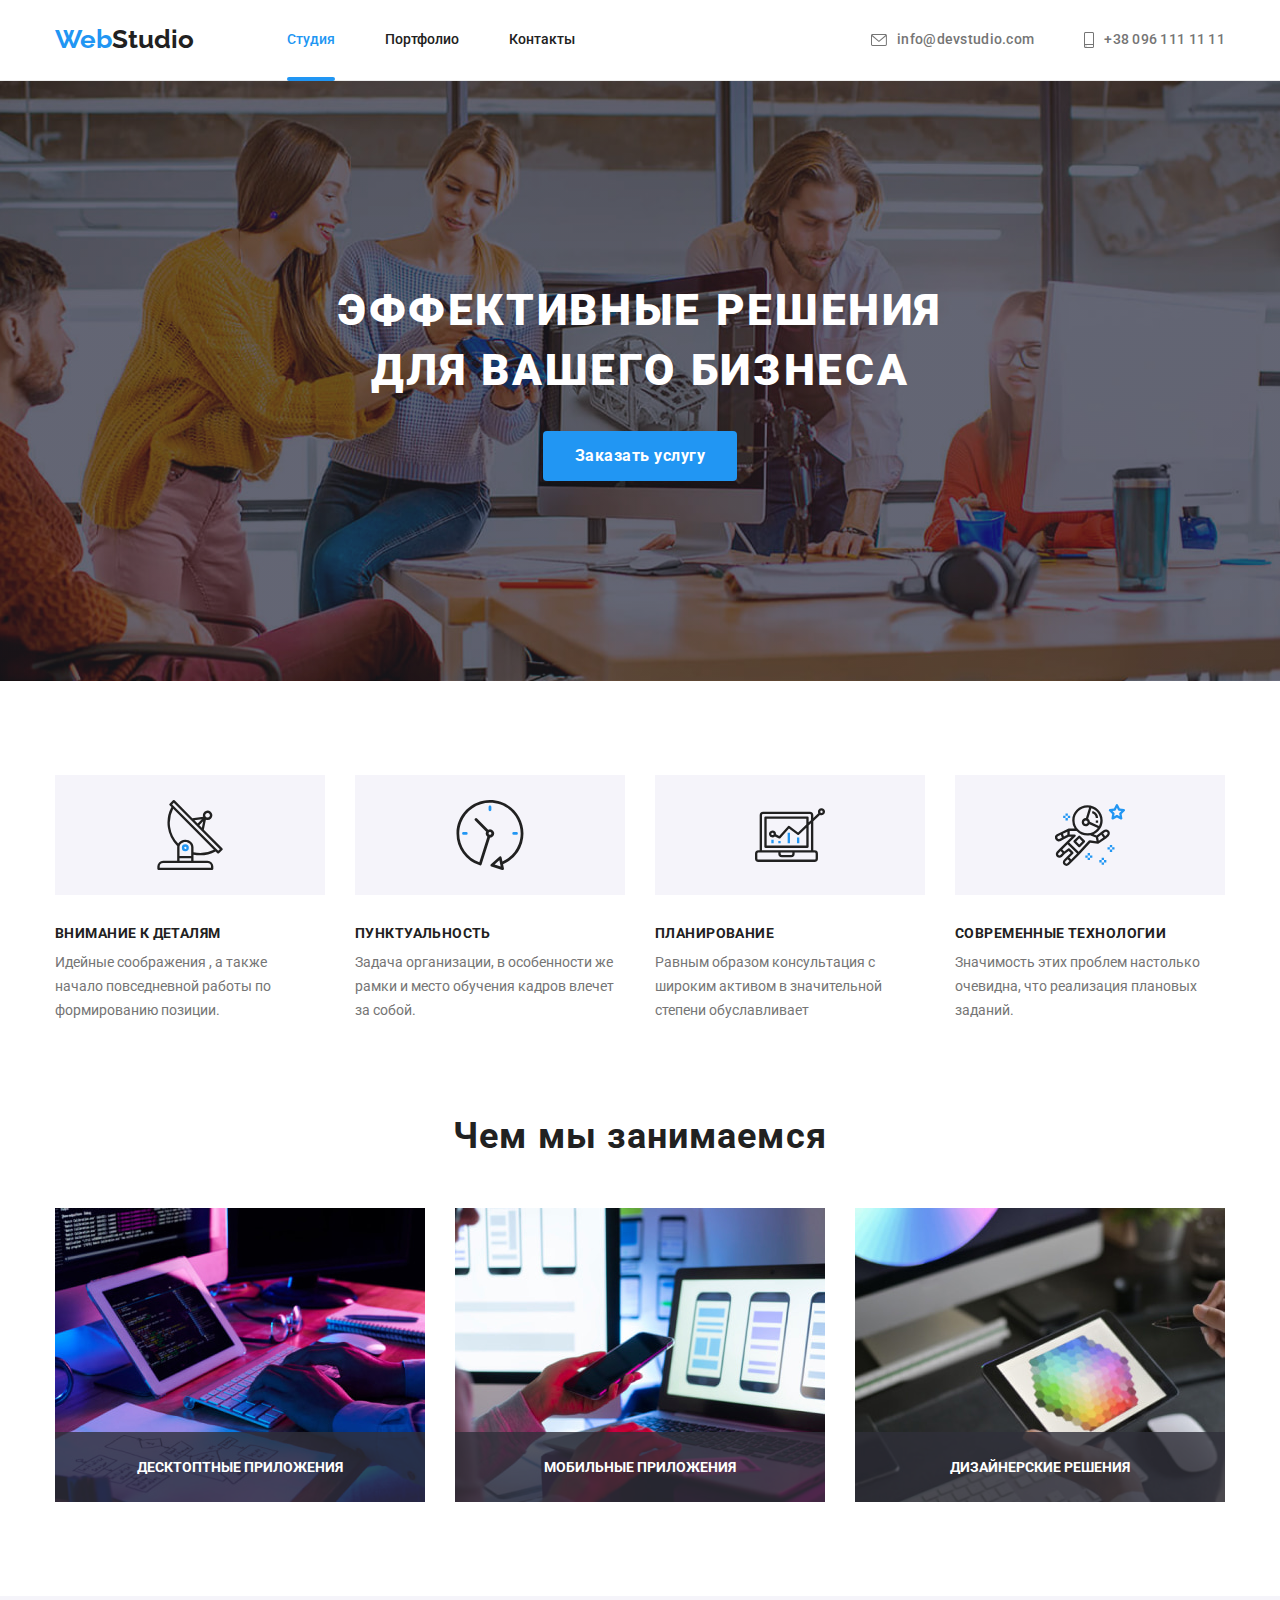
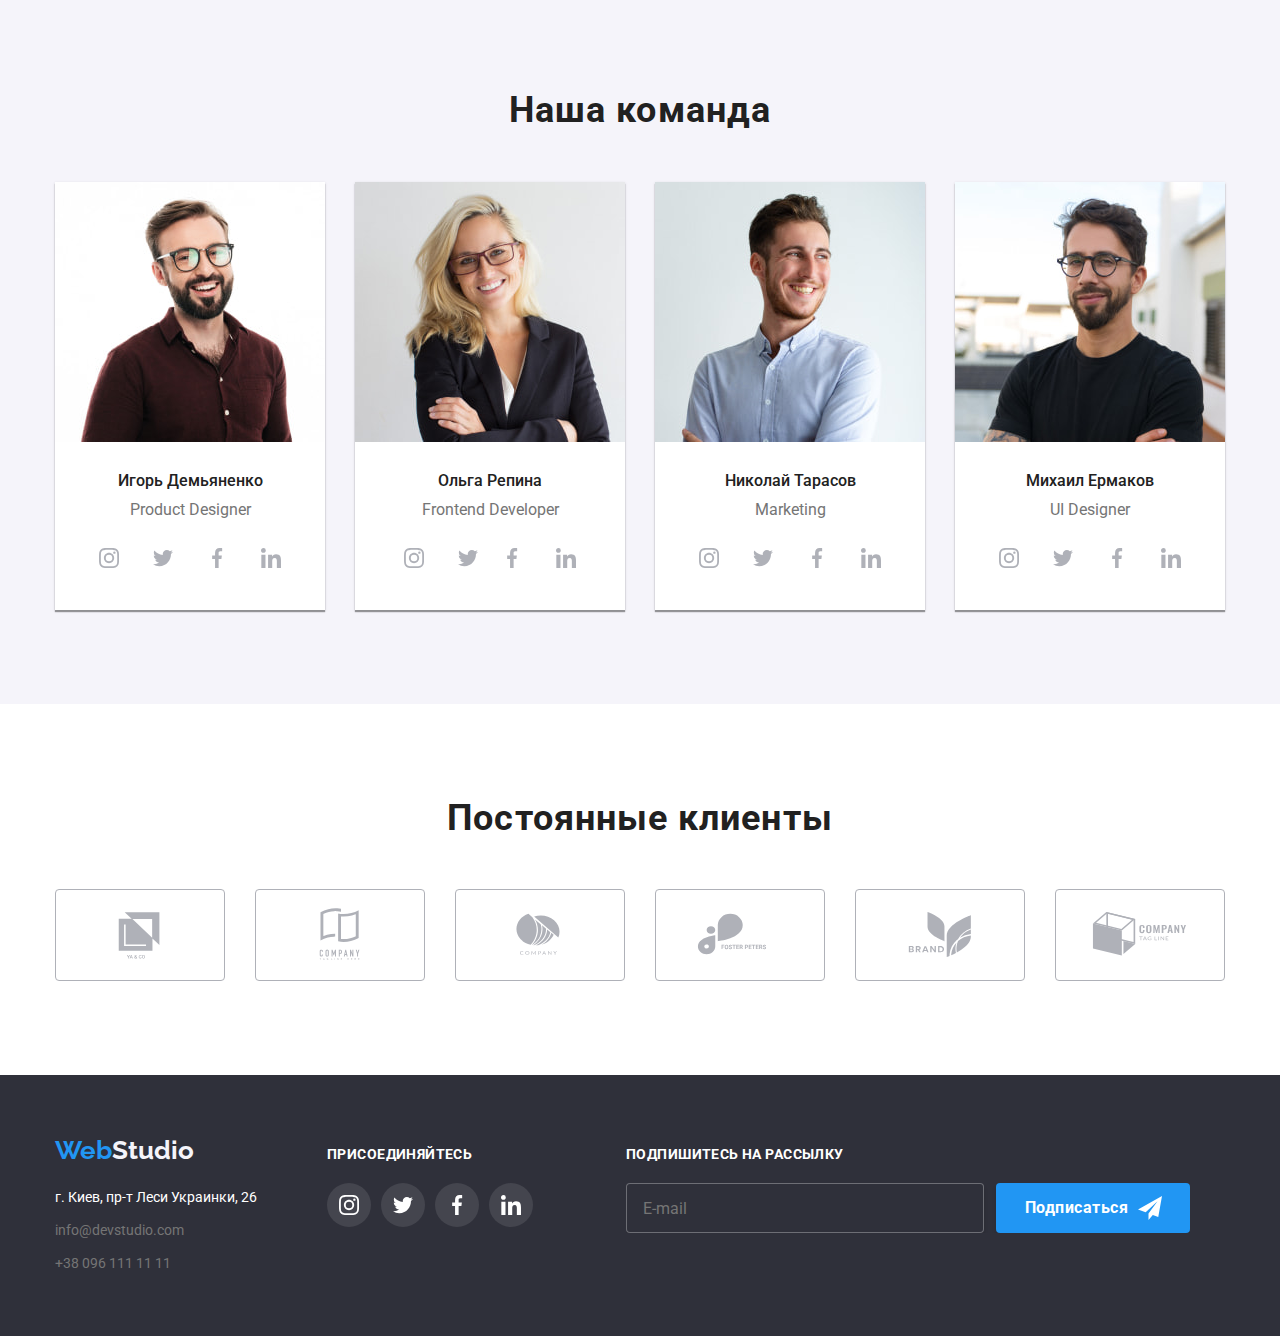
<file: index.html>
<!DOCTYPE html>
<html lang="ru">
<head>
    <meta charset="UTF-8">
    <meta http-equiv="X-UA-Compatible" content="IE=edge">
    <meta name="viewport" content="width= , initial-scale=1.0">
    <title>Главная страница студии</title>
    <link rel="preconnect" href="https://fonts.googleapis.com">
    <link rel="preconnect" href="https://fonts.gstatic.com" crossorigin>
    <link href="https://fonts.googleapis.com/css2?family=Raleway:wght@700&family=Roboto:wght@400;500;700;900&display=swap"
        rel="stylesheet">
<link rel="stylesheet" href="https://cdnjs.cloudflare.com/ajax/libs/modern-normalize/1.1.0/modern-normalize.min.css">
<link rel="stylesheet" href="./css/main.min.css">

</head>
<body>
    <!-- Шапка-->
    <header class="page-header">
        <div class="container header__container">
            <a href="/index.html" class="logo logo__header">
            <span class="logo__accent">Web</span>Studio</a>

        <button type="button" class="menu-button " 
            aria-expanded="true"
            aria-controls="menu-container"
            data-menu-button>
              <svg class="header-menu__icon" width="40" height="40"
            aria-label="Переключатель мобильного меню">
                  <use class="header-menu__icon-cross" href="./images/sprite.svg#cross"></use>
                  <use class="header-menu__icon-menu" href="./images/sprite.svg#menu"></use>
              </svg>
        </button>

        <div class="header-menu" id="menu-container" data-menu>
            <nav class="nav">
                <ul class="nav__list">
                    <li class="nav__item ">
                        <a href="./index.html" class="nav__link nav__link--current"
                         target="_self">Студия</a>
                    </li>
                    <li class="nav__item ">
                        <a href="./portfolio.html" class="nav__link" 
                        target="_self">Портфолио</a>
                    </li>
                    <li class="nav__item ">
                        <a href="" class="nav__link"  
                        target="_self">Контакты</a>
                    </li>
                </ul>
            </nav>

                <ul class="contacts">
                    <li class="contacts__item">
                        <a class="contacts__link-mail" href="mailto:info@devstudio.com" >
                        <svg class="contacts__icon" width="16" height="12">
                        <use href="./images/sprite.svg#envelope">
                             </use>
                    </svg>info@devstudio.com</a> </li>
                    <li class="contacts__item "> 
                        <a class="contacts__link-tel" href="tel:+380961111111" >
                        <svg class="contacts__icon" width="10" height="16">
                            <use href="./images/sprite.svg#smartphone"> </use>
                        </svg>+38 096 111 11 11</a> </li>
                </ul>

                <ul class="header-menu__socials">
                    <li class="header-menu__item">
                      <a href="" class="header-menu__link"
                       target="_blank"
                       rel="noopener noreferer"
                       lang="en">Instagram</a>
                    </li>
                    <li class="header-menu__item">
                        <a href="" class="header-menu__link" 
                        target="_blank" 
                        rel="noopener noreferer" 
                        lang="en">Twitter</a>
                    </li>
                    <li class="header-menu__item">
                        <a href="" class="header-menu__link" 
                        target="_blank" 
                        rel="noopener noreferer" 
                        lang="en">Facebook</a></li>
                    <li class="header-menu__item">
                        <a href="" class="header-menu__link" 
                        target="_blank" 
                        rel="noopener noreferer" 
                        lang="en">LinkedIn</a></li>
                </ul>
            </div>
              
        </div>
    </header>
 
        <main>
    <!--Банер-->
        <section class="hero">
        <div class="container">
          <h1 class="hero-title">ЭФФЕКТИВНЫЕ РЕШЕНИЯ <br/> ДЛЯ ВАШЕГО БИЗНЕСА</h1>
          <button type="button" name="заказать услугу" class="button" data-modal-open>Заказать услугу</button>
             <div class="backdrop is-hidden" data-modal>
                  <div class="modal-wraper"> 
                  <button class="modal-btn" data-modal-close>
                      <svg width="18" height="18">
                          <use href="./images/sprite.svg#close"></use>
                      </svg>
                  </button>
              <form class="modal-form">
              
                        <b class="form-title">Оставьте свои данные, мы вам перезвоним</b>
                         
                        <Label  class="form-group">
                            <span class="form-label">Имя</span>
                            <input class="form-input" type="text" name="user-name"/>
                            <svg class="form-icon" width="18" height="18">
                                <use href="./images/sprite.svg#name"></use>
                            </svg>
                         
                        </Label>
                        
                        <Label class="form-group">
                            <span class="form-label">Телефон</span>
                            <input class="form-input" type="tel" name="user-phone" />
                            <svg class="form-icon" width="18" height="18">
                                <use href="./images/sprite.svg#tel"></use>
                            </svg>
                        
                        </Label>
                        
                        
                        <Label for="email" class="form-group">
                            <span class="form-label">Почта</span>
                            <input class="form-input" type="email" name="email" id="email"/>
                            <svg class="form-icon" width="18" height="18">
                                <use href="./images/sprite.svg#mail"></use>
                            </svg>
                        
                        </Label>
                        
                        <label for="Comment" class="form-group">
                            <span class="form-comment">Комментарий</span>
                            <textarea class="form-comment-input"  cols="60" rows="6" placeholder="Введите текст" id="Comment"></textarea>
                        </label>
                        
                        <label class="form-policy">
                            <input class="checkbox visually-hidden" type="checkbox"  />
                            <span class="custom-checkbox">
                                <svg class="custom-checkbox-icon" width="11" height="8">
                                <use  href="./images/sprite.svg#checkbox"></use>
                                </svg>
                            </span>
                            <span class="form-policy-description">Соглашаюсь с рассылкой и принимаю <a class="policy-href" href=""> Условия договора</a></span>
                        </label>
                        <button class="send-button" type="submit" name="Отправить">Отправить</button>
            </form>
             
          
              </div>
          </div> 
        </div> 
        </section>
       

    <!--Преимущества-->
    <section class="section">
        <div class="container ">
        <h2 class="visually-hidden">Наши преимущества</h2>
         <ul class="feature-list list">
            <li class="feature-list__item">
                <div class="feature-list__icon">
                <svg class="socials-icon" width="70" height="70">
                    <use href="./images/sprite.svg#antenna"> </use>
                </svg>
                </div>
                <h3 class="feature-list__title">ВНИМАНИЕ К ДЕТАЛЯМ </h3>
                 <p class="feature-list__text">Идейные соображения , а  также <br/> начало повседневной работы по формированию позиции.</p>
            </li>
            <li class="feature-list__item">
                <div class="feature-list__icon">
                    <svg class="socials-icon" width="70" height="70">
                        <use href="./images/sprite.svg#clock"> </use>
                    </svg>
                </div>
                <h3 class="feature-list__title">ПУНКТУАЛЬНОСТЬ </h3>
                 <p class="feature-list__text">Задача организации, в особенности же рамки и место обучения кадров влечет за собой.</p>
            </li>
            <li class="feature-list__item">
                <div class="feature-list__icon">
                    <svg class="socials-icon" width="70" height="70">
                        <use href="./images/sprite.svg#diagram"> </use>
                    </svg>
                </div>
                 <h3 class="feature-list__title">ПЛАНИРОВАНИЕ </h3>
                 <p class="feature-list__text">Равным образом консультация с широким активом в значительной степени обуславливает</p>
            </li>
            <li class="feature-list__item">
                <div class="feature-list__icon">
                    <svg class="feature-list__socials-icon" width="70" height="70">
                        <use href="./images/sprite.svg#astronaut"> </use>
                    </svg>
                </div>
                <h3 class="feature-list__title">СОВРЕМЕННЫЕ ТЕХНОЛОГИИ </h3>
                <p class="feature-list__text">Значимость этих проблем настолько очевидна, что реализация плановых заданий.</p>
            </li>
        </ul>
        </div>
    </section>
    
    <!--Чем мы занимаемся-->
    <section class="section units-section">
        <div class="container">
        <h2 class="section-title">Чем мы занимаемся</h2>
           <ul class="units list">
               <li class="units__item"> <img src="./images/box1.jpg" alt="Десктопные приложения" width="370"> <p class="units__text">ДEСКТОПТНЫЕ ПРИЛОЖЕНИЯ</p></li>
               <li class="units__item"> <img src="./images/box2.jpg" alt="Мобильные приложения" width="370"> <p class="units__text">МОБИЛЬНЫЕ ПРИЛОЖЕНИЯ</p></li>
               <li class="units__item"> <img src="./images/box3.jpg" alt="Дизайнерские решения" width="370"> <P class="units__text">ДИЗАЙНЕРСКИЕ РЕШЕНИЯ</P> </li>
           </ul>
        </div>
    </section>

    <!--Наша команда-->
    <section class="section team-group">
       <div class="container">
       <h2 class="section-title">Наша команда</h2>
            <ul class="team">
                <li class="team__item">
                    <picture>
                    <source media="(min-width: 1200px)"
                    srcset="
                        ./images/team/team1_lg.jpg 1x,
                        ./images/team/team1_lg@2x.jpg 2x"
                        type="image/jpg"/>
                        
                        <source media="(min-width: 768px)"
                         srcset="
                            ./images/team/team1_md.jpg 1x,
                            ./images/team/team1_md@2x.jpg 2x"
                            type="image/jpg" />
                        
                        <source media="(max-width: 767px)" 
                        srcset="
                            ./images/team/team1_sm.jpg 1x,
                            ./images/team/team1_sm@2x.jpg 2x" 
                            type="image/jpg" />
                        
                    <img class="team__img" src="./images/team/team1_sm@.jpg" alt="фото игорь демьяненко" width="450" height="460"
                        loading="lazy" />
                    </picture>


                    
                    <div class="team__employee">
                    <h3 class="team__title">Игорь Демьяненко</h3>
                    <p class="team__text">Product Designer</p>
                    <ul class="socials list">
                        <li class="socials__item"> <a class="socials__link" href="" target="_blank" rel="noopener noreferrer" aria-label="иконка instagram">
                            <svg class="socials-icon" width="20" height="20"> <use href="./images/sprite.svg#instagram"> </use></svg>
                        </a>
                            </li>
                        <li class="socials-item"> <a class="socials__link" href="" target="_blank" rel="noopener noreferrer" aria-label="иконка twitter">
                            <svg class="socials-icon" width="20" height="20">
                                <use href="./images/sprite.svg#twitter"> </use> </svg>
                        </a>
                            </li>
                        <li class="socials__item"> <a class="socials__link" href="" target="_blank" rel="noopener noreferrer" aria-label="иконка facebook">
                            <svg class="socials-icon" width="20" height="20"> <use href="./images/sprite.svg#facebook"> </use></svg>
                        </a>
                        </li>
                        <li class="socials__item"> <a class="socials__link" href="" target="_blank" rel="noopener noreferrer" aria-label="иконка linkedin">
                            <svg class="socials-icon" width="20" height="20">
                                <use href="./images/sprite.svg#linkedin"> </use> </svg>
                        </a>
                        </li>
                    </ul>
                </div></li>
                <li class="team__item">
                        <picture>
                            <source media="(min-width: 1200px)"
                            srcset="
                            ./images/team/team2_lg.jpg 1x,
                            ./images/team/team2_lg@2x.jpg 2x" 
                            type="image/jpg" />
                        
                            <source media="(min-width: 768px)"
                            srcset="
                            ./images/team/team2_md.jpg 1x,
                            ./images/team/team2_md@2x.jpg 2x" 
                            type="image/jpg" />
                        
                            <source media="(max-width: 767px)" srcset="
                            ./images/team/team2_sm.jpg 1x,
                            ./images/team/team2_sm@2x.jpg 2x" 
                            type="image/jpg" />
                        
                            <img class="team__img" src="./images/team/team2_sm.jpg"
                            alt="фото Ольга Репина" 
                            width="450"
                            height="460"
                            loading="lazy" />
                        </picture>
                    <div class="team__employee">
                    <h3 class="team__title"> Ольга Репина</h3>
                    <p class="team__text">Frontend Developer</p>
                    <ul class="socials list">
                        <li class="socials__item"> <a class="socials__link" href="" target="_blank" rel="noopener noreferrer"
                                aria-label="иконка instagram">
                                <svg class="socials-icon" width="20" height="20">
                                    <use href="./images/sprite.svg#instagram"> </use>
                                </svg>
                            </a>
                        </li>
                        <li class="__"> <a class="socials__link" href="" target="_blank" rel="noopener noreferrer"
                                aria-label="иконка twitter">
                                <svg class="socials-icon" width="20" height="20">
                                    <use href="./images/sprite.svg#twitter"> </use>
                                </svg>
                            </a>
                        </li>
                        <li class="socials__item"> <a class="socials__link" href="" target="_blank" rel="noopener noreferrer"
                                aria-label="иконка facebook">
                                <svg class="socials-icon" width="20" height="20">
                                    <use href="./images/sprite.svg#facebook"> </use>
                                </svg>
                            </a>
                        </li>
                        <li class="socials__item"> <a class="socials__link" href="" target="_blank" rel="noopener noreferrer"
                                aria-label="иконка linkedin">
                                <svg class="socials-icon" width="20" height="20">
                                    <use href="./images/sprite.svg#linkedin"> </use>
                                </svg>
                            </a>
                        </li>
                    </ul>
                </div></li>
                <li class="team__item">
                        <picture>
                            <source media="(min-width: 1200px)"
                            srcset="
                            ./images/team/team3_lg.jpg 1x,
                            ./images/team/team3_lg@2x.jpg 2x" 
                            type="image/jpg" />
                        
                            <source media="(min-width: 768px)"
                            srcset="
                            ./images/team/team3_md.jpg 1x,
                            ./images/team/team3_md@2x.jpg 2x
                            "
                            type="image/jpg" />
                        
                            <source media="(max-width: 767px)"
                            srcset="
                            ./images/team/team3_sm.jpg 1x,
                            ./images/team/team3_sm@2x.jpg 2x"
                            type="image/jpg" />
                        
                            <img class="team__img"
                            src="./images/team/team3_sm.jpg"
                            alt="фото николай тарасов" width="450"
                            height="460"
                            loading="lazy" />
                        </picture>
                    
                    <div class="team__employee">
                    <h3 class="team__title">Николай Тарасов</h3>
                    <p class="team__text">Marketing</p>
                <ul class="socials list">
                    <li class="socials__item"> <a class="socials__link" href="" target="_blank" rel="noopener noreferrer"
                            aria-label="иконка instagram">
                            <svg class="socials-icon" width="20" height="20">
                                <use href="./images/sprite.svg#instagram"> </use>
                            </svg>
                        </a>
                    </li>
                    <li class="socials__item"> <a class="socials__link" href="" target="_blank" rel="noopener noreferrer"
                            aria-label="иконка twitter">
                            <svg class="socials-icon" width="20" height="20">
                                <use href="./images/sprite.svg#twitter"> </use>
                            </svg>
                        </a>
                    </li>
                    <li class="socials__item"> <a class="socials__link" href="" target="_blank" rel="noopener noreferrer"
                            aria-label="иконка facebook">
                            <svg class="socials-icon" width="20" height="20">
                                <use href="./images/sprite.svg#facebook"> </use>
                            </svg>
                        </a>
                    </li>
                    <li class="socials__item"> <a class="socials__link" href="" target="_blank" rel="noopener noreferrer"
                            aria-label="иконка linkedin">
                            <svg class="socials-icon" width="20" height="20">
                                <use href="./images/sprite.svg#linkedin"> </use>
                            </svg>
                        </a>
                    </li>
                </ul>
                </div></li>
                <li class="team__item">

                    <picture>
                        <source media="(min-width: 1200px)"
                        srcset="
                        ./images/team/team4_lg.jpg 1x,
                        ./images/team/team4_lg@2x.jpg 2x"
                        type="image/jpg" />
                    
                        <source media="(min-width: 768px)" srcset="
                        ./images/team/team4_md.jpg 1x,
                        ./images/team/team4_md@2x.jpg 2x
                        " type="image/jpg" />
                    
                        <source media="(max-width: 767px)" srcset="
                        ./images/team/team4_sm.jpg 1x,
                        ./images/team/team4_sm@2x.jpg 2x"
                        type="image/jpg" />
                    
                        <img class="team__img"
                        src="./images/team/team4_sm.jpg"
                        alt="фото михаил ермаков" width="450" height="460"
                        loading="lazy" />
                    </picture>
                   
                    <div class="team__employee">
                    <h3 class="team__title">Михаил Ермаков</h3>
                    <p class="team__text">UI Designer</p>
                    <ul class="socials list">
                        <li class="socials__item"> <a class="socials__link" href="" target="_blank" rel="noopener noreferrer"
                                aria-label="иконка instagram">
                                <svg class="socials-icon" width="20" height="20">
                                    <use href="./images/sprite.svg#instagram"> </use>
                                </svg>
                            </a>
                        </li>
                        <li class="socials__item"> <a class="socials__link" href="" target="_blank" rel="noopener noreferrer"
                                aria-label="иконка twitter">
                                <svg class="socials-icon" width="20" height="20">
                                    <use href="./images/sprite.svg#twitter"> </use>
                                </svg>
                            </a>
                        </li>
                        <li class="socials__item"> <a class="socials__link" href="" target="_blank" rel="noopener noreferrer"
                                aria-label="иконка facebook">
                                <svg class="socials-icon" width="20" height="20">
                                    <use href="./images/sprite.svg#facebook"> </use>
                                </svg>
                            </a>
                        </li>
                        <li class="socials__item"> <a class="socials-link" href="" target="_blank" rel="noopener noreferrer"
                                aria-label="иконка linkedin">
                                <svg class="socials-icon" width="20" height="20">
                                    <use href="./images/sprite.svg#linkedin"> </use>
                                </svg>
                            </a>
                        </li>
                    </ul>
                    </div></li>
                
            </ul>
        </div>
    </section>

    <!-- Постоянные клиенты -->
    <section class="section">
        <div class="container">
        <h2 class="section-title"> Постоянные клиенты</h2>
            <ul class="client">
                <li class="client__item"> 
                    <a class="client__logo"
                     href="" target="_blank" 
                     rel="noopener noreferrer"
                     aria-label="лого компания 1">
                    <svg  class="client__icon" width="106" height="60"> 
                        <use href="./images/sprite.svg#Logo">                      
                        </use>
                    </svg>
                    </a>
                </li>
                <li class="client__item"> 
                    <a class="client__logo" 
                    href="" target="_blank" 
                    rel="noopener noreferrer"
                    aria-label="лого компания 1">
                        <svg class="client__icon" width="106" height="60">
                            <use href="./images/sprite.svg#Logo-a">
                            </use>
                        </svg>
                    </a>
                </li>
                <li class="client__item"> 
                    <a class="client__logo" 
                    href="" target="_blank" 
                    rel="noopener noreferrer" 
                    aria-label="лого компания 1">
                        <svg class="client__icon" width="106" height="60">
                            <use href="./images/sprite.svg#Logo-b">
                            </use>
                        </svg>
                    </a>
                </li>
                <li class="client__item"> 
                    <a class="client__logo" 
                    href="" target="_blank"
                     rel="noopener noreferrer" 
                     aria-label="лого компания 1">
                        <svg class="client__icon" width="106" height="60">
                            <use href="./images/sprite.svg#Logo-c">
                            </use>
                        </svg>
                    </a>
                </li>
                <li class="client__item"> 
                    <a class="client__logo" href="" 
                    target="_blank" rel="noopener noreferrer" 
                    aria-label="лого компания 1">
                        <svg class="client__icon" width="106" height="60">
                            <use href="./images/sprite.svg#Logo-d">
                            </use>
                        </svg>
                    </a>
                </li>
                <li class="client__item"> 
                    <a class="client__logo" 
                    href="" target="_blank" 
                    rel="noopener noreferrer" 
                    aria-label="лого компания 1">
                        <svg class="client__icon" width="106" height="60">
                            <use href="./images/sprite.svg#Logo-e">
                            </use>
                        </svg>
                    </a>
                </li>
            </ul>
              

        </div>

    </section>
    </main>
    <!--Футер-->
    <footer class="last">
        <div class="container position">
            <div class="contact">
                <a href="/index.html" class="logo footer">
                    <span class="web">Web</span>Studio</a>
                <address>
                    <ul class="footer">
                        <li class="footer-item"><a href="https://goo.gl/maps/i7YYpfPSyJy5PhJe8" class="adress">г. Киев, пр-т
                                Леси Украинки, 26</a></li>
                        <li class="footer-item"><a href="mailto:info@devstudio.com" class="auth">info@devstudio.com</a></li>
                        <li class="footer-item"><a href="tel:+380961111111" class="auth">+38 096 111 11 11</a></li>
                    </ul>
                </address>
            </div>
            <div class="join">
                <h3 class="join-title">ПРИСОЕДИНЯЙТЕСЬ</h3>
                <ul class="socials list">
                    <li class="socials-item"> <a class="socials-link" href="" target="_blank" rel="noopener noreferrer"
                            aria-label="иконка instagram">
                            <svg class="socials-icon" width="20" height="20">
                                <use href="./images/sprite.svg#instagram"> </use>
                            </svg>
                        </a>
                    </li>
                    <li class="socials-item"> <a class="socials-link" href="" target="_blank" rel="noopener noreferrer"
                            aria-label="иконка twitter">
                            <svg class="socials-icon" width="20" height="20">
                                <use href="./images/sprite.svg#twitter"> </use>
                            </svg>
                        </a>
                    </li>
                    <li class="socials-item"> <a class="socials-link" href="" target="_blank" rel="noopener noreferrer"
                            aria-label="иконка facebook">
                            <svg class="socials-icon" width="20" height="20">
                                <use href="./images/sprite.svg#facebook"> </use>
                            </svg>
                        </a>
                    </li>
                    <li class="socials-item"> <a class="socials-link" href="" target="_blank" rel="noopener noreferrer"
                            aria-label="иконка linkedin">
                            <svg class="socials-icon" width="20" height="20">
                                <use href="./images/sprite.svg#linkedin"> </use>
                            </svg>
                        </a>
                    </li>
                </ul>
            </div>
    
            <form name="subscribe">
                <h3 class="join-title">ПОДПИШИТЕСЬ НА РАССЫЛКУ</h3>
                <div class="subscribe-block">
                    <label class="mail">
                        <input class="subscribe-form" type="text" name="mail" id="mail" placeholder="E-mail">
                    </label>
    
                    <button type="submit" class="subscribe-button"> <span class="subscribe-btn-text">Подписаться <svg
                                class="subscribe-icon" width="24" height="24">
                                <use href="./images/sprite.svg#send"> </use>
                            </svg> </span>
                    </button>
                </div>
            </form>
    
    
        </div>
    </footer>
 <script src="./js/menu.js"></script>
 <script src="./js/modal.js"> </script>


</body>
</html>
</file>
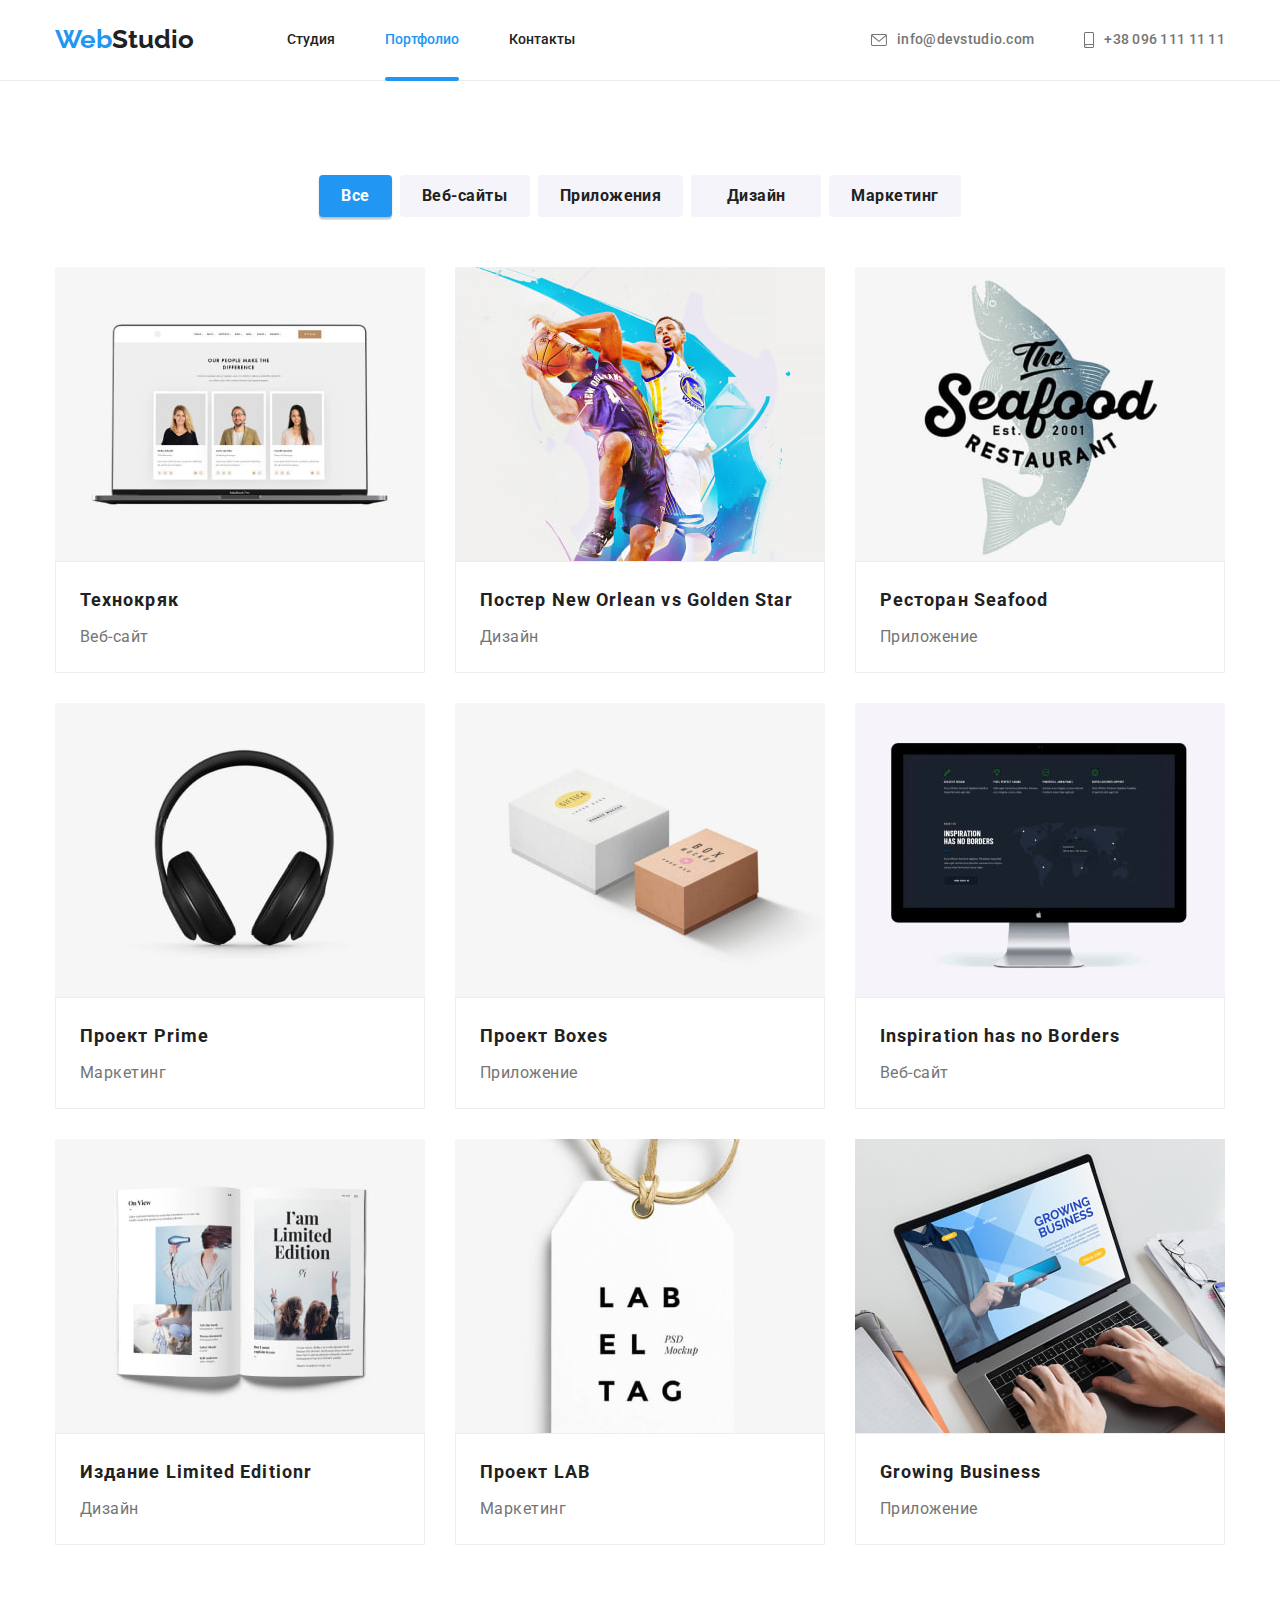
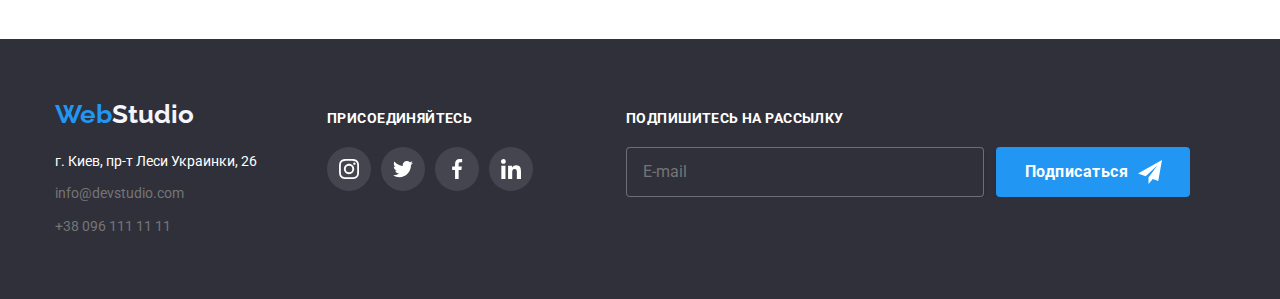
<file: portfolio.html>
<!DOCTYPE html>
<html lang="ru">

<head>
    <meta charset="UTF-8">
    <meta http-equiv="X-UA-Compatible" content="IE=edge">
    <meta name="viewport" content="width= , initial-scale=1.0">
    <title>Главная страница студии</title>
    <link rel="preconnect" href="https://fonts.googleapis.com">
    <link rel="preconnect" href="https://fonts.gstatic.com" crossorigin>
    <link
        href="https://fonts.googleapis.com/css2?family=Raleway:wght@700&family=Roboto:wght@400;500;700;900&display=swap"
        rel="stylesheet">
    <link rel="stylesheet" href="https://cdnjs.cloudflare.com/ajax/libs/modern-normalize/1.1.0/modern-normalize.min.css">
    <link rel="stylesheet" href="./css/main.min.css">
</head>

<body>
    <!-- Шапка-->
<header class="page-header">
    <div class="container header__container">
        <a href="/index.html" class="logo logo__header">
            <span class="logo__accent">Web</span>Studio</a>

        <button type="button" class="menu-button " aria-expanded="true" aria-controls="menu-container" data-menu-button>
            <svg class="header-menu__icon" width="40" height="40" aria-label="Переключатель мобильного меню">
                <use class="header-menu__icon-cross" href="./images/sprite.svg#cross"></use>
                <use class="header-menu__icon-menu" href="./images/sprite.svg#menu"></use>
            </svg>
        </button>

        <div class="header-menu" id="menu-container" data-menu>
            <nav class="nav">
                <ul class="nav__list">
                    <li class="nav__item ">
                        <a href="./index.html" class="nav__link" target="_self">Студия</a>
                    </li>
                    <li class="nav__item ">
                        <a href="./portfolio.html" class="nav__link nav__link--current" target="_self">Портфолио</a>
                    </li>
                    <li class="nav__item ">
                        <a href="" class="nav__link" target="_self">Контакты</a>
                    </li>
                </ul>
            </nav>

            <ul class="contacts">
                <li class="contacts__item">
                    <a class="contacts__link-mail" href="mailto:info@devstudio.com">
                        <svg class="contacts__icon" width="16" height="12">
                            <use href="./images/sprite.svg#envelope">
                            </use>
                        </svg>info@devstudio.com</a>
                </li>
                <li class="contacts__item ">
                    <a class="contacts__link-tel" href="tel:+380961111111">
                        <svg class="contacts__icon" width="10" height="16">
                            <use href="./images/sprite.svg#smartphone"> </use>
                        </svg>+38 096 111 11 11</a>
                </li>
            </ul>

            <ul class="header-menu__socials">
                <li class="header-menu__item">
                    <a href="" class="header-menu__link" target="_blank" rel="noopener noreferer"
                        lang="en">Instagram</a>
                </li>
                <li class="header-menu__item">
                    <a href="" class="header-menu__link" target="_blank" rel="noopener noreferer" lang="en">Twitter</a>
                </li>
                <li class="header-menu__item">
                    <a href="" class="header-menu__link" target="_blank" rel="noopener noreferer" lang="en">Facebook</a>
                </li>
                <li class="header-menu__item">
                    <a href="" class="header-menu__link" target="_blank" rel="noopener noreferer" lang="en">LinkedIn</a>
                </li>
            </ul>
        </div>

    </div>
</header>
<main>
    <!-- Скрытый заголовок -->
    <section class="section">
    <div class="container">
    <h1 class="visually-hidden">Портфолио</h1>
    <ul class="filter list">
       <li class="filter__item"><button type="button" class="button-primary">Все</button></li>
       <li class="filter__item"><button type="button" class="button-secondary">Веб-сайты</button></li>
       <li class="filter__item"><button type="button" class="button-secondary">Приложения</button></li>
       <li class="filter__item"><button type="button" class="button-secondary">Дизайн</button></li>
       <li class="filter__item"><button type="button" class="button-secondary">Маркетинг</button></li>
    </ul>

    <!-- Примеры работ -->
            <ul class="portfolio ">
            <li class="portfolio__item">
                <a href="" class="portfolio__link">
                <div class="portfolio__animation">
                    <picture>
                        <source media="(min-width: 1200px)" srcset="
                            ./images/portfolio/project1_lg.jpg 1x,
                            ./images/portfolio/project1_lg@2x.jpg 2x" type="image/jpg" />
                    
                        <source media="(min-width: 768px)" srcset="
                            ./images/portfolio/project1_md.jpg 1x,
                            ./images/portfolio/project1_md@2x.jpg 2x" type="image/jpg" />
                    
                        <source media="(max-width: 767px)" srcset="
                            ./images/portfolio/project1_sm.jpg 1x,
                            ./images/portfolio/project1_sm@2x.jpg 2x" type="image/jpg" />
                    
                        <img class="portgolio__img" src="./images/portfolio/project1_sm.jpg" alt="Веб-сайт технокряк" 
                        loading="lazy" />
                    </picture>
                
                <div class="portfolio__overlay">
                <p class="portfolio__discription">Ресурс предлагает комплексные предложения с разным уровнем функционала и сервисов. Все это позволит посетителю получить
                исчерпывающие сведения о компании или частном лице.</p>
                </div></div>
                <div class="card">
                <h2 class="card__title">Технокряк</h2>
                <p class="card__sector">Веб-сайт</p>
                </div>
                </a>
            </li>
            <li class="portfolio__item">
                <a href="" class="portfolio__link">
                <div class="portfolio__animation">
                    <picture>
                        <source media="(min-width: 1200px)" srcset="
                            ./images/portfolio/project2_lg.jpg 1x,
                            ./images/portfolio/project2_lg@2x.jpg 2x" type="image/jpg" />
                    
                        <source media="(min-width: 768px)" srcset="
                            ./images/portfolio/project2_md.jpg 1x,
                            ./images/portfolio/project2_md@2x.jpg 2x" type="image/jpg" />
                    
                        <source media="(max-width: 767px)" srcset="
                            ./images/portfolio/project2_sm.jpg 1x,
                            ./images/portfolio/project2_sm@2x.jpg 2x" type="image/jpg" />
                    
                        <img class="portgolio__img" src="./images/portfolio/project2_sm.jpg" alt="Постер New Orlean vs Golden  Star"
                        loading="lazy" />
                    </picture>
               
                    <div class="portfolio__overlay">
                <p class="portfolio__discription">Ресурс предлагает комплексные предложения с разным уровнем функционала и сервисов. Все
                    это позволит посетителю получить исчерпывающие сведения о компании или частном лице.</p>
                </div></div>
                <div class="card">
                <h2 class="card__title">Постер New Orlean vs Golden Star</h2>
                <p class="card__sector">Дизайн</p>
                </div>
                </a>
            </li>
            <li class="portfolio__item">
                <a href="" class="portfolio__link">
                <div class="portfolio__animation">
                    <picture>
                        <source media="(min-width: 1200px)" srcset="
                            ./images/portfolio/project3_lg.jpg 1x,
                            ./images/portfolio/project3_lg@2x.jpg 2x" type="image/jpg" />
                    
                        <source media="(min-width: 768px)" srcset="
                            ./images/portfolio/project3_md.jpg 1x,
                            ./images/portfolio/project3_md@2x.jpg 2x" type="image/jpg" />
                    
                        <source media="(max-width: 767px)" srcset="
                            ./images/portfolio/project3_sm.jpg 1x,
                            ./images/portfolio/project3_sm@2x.jpg 2x" type="image/jpg" />
                    
                        <img class="portgolio__img" src="./images/portfolio/project3_sm.jpg" alt="Hесторан Seafood" 
                    loading="lazy" />
                    </picture>
                
                <div class="portfolio__overlay">
                <p class="portfolio__discription">Ресурс предлагает комплексные предложения с разным уровнем функционала и сервисов. Все
                    это позволит посетителю получить исчерпывающие сведения о компании или частном лице.</p>
                </div></div>
                 <div class="card">
                <h2 class="card__title">Ресторан Seafood</h2>
                <p class="card__sector">Приложение</p>
                </div>
                </a>
            </li>
            <li class="portfolio__item">
                <a href="" class="portfolio__link">
                <div class="portfolio__animation">
                    <picture>
                        <source media="(min-width: 1200px)" srcset="
                           ./images/portfolio/project4_lg.jpg 1x,
                           ./images/portfolio/project4_lg@2x.jpg 2x" type="image/jpg" />
                    
                        <source media="(min-width: 768px)" srcset="
                           ./images/portfolio/project4_md.jpg 1x,
                           ./images/portfolio/project4_md@2x.jpg 2x" type="image/jpg" />
                    
                        <source media="(max-width: 767px)" srcset="
                           ./images/portfolio/project4_sm.jpg 1x,
                           ./images/portfolio/project4_sm@2x.jpg 2x" type="image/jpg" />
                    
                        <img class="portgolio__img" src="./images/portfolio/project4_sm.jpg" alt="Проект Prime" 
                        loading="lazy" />
                    </picture>
                
                <div class="portfolio__overlay">
                <p class="portfolio__discription">Ресурс предлагает комплексные предложения с разным уровнем функционала и сервисов. Все
                    это позволит посетителю получить исчерпывающие сведения о компании или частном лице.</p>
                </div></div>
                <div class="card">
                <h2 class="card__title">Проект Prime</h2>
                <p class="card__sector">Маркетинг</p>
                </div>
                </a>
            </li>
            <li class="portfolio__item">
                <a href="" class="portfolio__link">
                <div class="portfolio__animation">
                    <picture>
                        <source media="(min-width: 1200px)" srcset="
                            ./images/portfolio/project5_lg.jpg 1x,
                            ./images/portfolio/project5_lg@2x.jpg 2x" type="image/jpg" />
                    
                        <source media="(min-width: 768px)" srcset="
                            ./images/portfolio/project5_md.jpg 1x,
                            ./images/portfolio/project5_md@2x.jpg 2x" type="image/jpg" />
                    
                        <source media="(max-width: 767px)" srcset="
                            ./images/portfolio/project5_sm.jpg 1x,
                            ./images/portfolio/project5_sm@2x.jpg 2x" type="image/jpg" />
                    
                        <img class="portgolio__img" src="./images/portfolio/project5_sm.jpg" alt="Проект Boxes"
                        loading="lazy" />
                    </picture>
                
                <div class="portfolio__overlay">
                <p class="portfolio__discription">Ресурс предлагает комплексные предложения с разным уровнем функционала и сервисов. Все
                    это позволит посетителю получить исчерпывающие сведения о компании или частном лице.</p>
                </div></div>
                <div class="card">
                <h3 class="card__title">Проект Boxes</h3>
                <p class="card__sector">Приложение</p>
                </div>
                </a>
            </li>
            <li class="portfolio__item">
                <a href="" class="portfolio__link">
                <div class="portfolio__animation">
                    <picture>
                        <source media="(min-width: 1200px)" srcset="
                            ./images/portfolio/project6_lg.jpg 1x,
                            ./images/portfolio/project6_lg@2x.jpg 2x" type="image/jpg" />
                    
                        <source media="(min-width: 768px)" srcset="
                            ./images/portfolio/project6_md.jpg 1x,
                            ./images/portfolio/project6_md@2x.jpg 2x" type="image/jpg" />
                    
                        <source media="(max-width: 767px)" srcset="
                            ./images/portfolio/project6_sm.jpg 1x,
                            ./images/portfolio/project6_sm@2x.jpg 2x" type="image/jpg" />
                    
                        <img class="portgolio__img" src="./images/portfolio/project6_sm.jpg" alt="Inspiration has no Borders" 
                        loading="lazy" />
                    </picture>
                
                <div class="portfolio__overlay">
                <p class="portfolio__discription">Ресурс предлагает комплексные предложения с разным уровнем функционала и сервисов. Все
                    это позволит посетителю получить исчерпывающие сведения о компании или частном лице.</p>
                </div></div>
                <div class="card">
                <h3 class="card__title">Inspiration has no Borders</h3>
                <p class="card__sector">Веб-сайт</p>
                </div>
                </a>

            <li class="portfolio__item">
                <a href="" class="portfolio__link">
                <div class="portfolio__animation">
                    <picture>
                        <source media="(min-width: 1200px)" srcset="
                            ./images/portfolio/project7_lg.jpg 1x,
                            ./images/portfolio/project7_lg@2x.jpg 2x" type="image/jpg" />
                    
                        <source media="(min-width: 768px)" srcset="
                            ./images/portfolio/project7_md.jpg 1x,
                            ./images/portfolio/project7_md@2x.jpg 2x" type="image/jpg" />
                    
                        <source media="(max-width: 767px)" srcset="
                            ./images/portfolio/project7_sm.jpg 1x,
                            ./images/portfolio/project7_sm@2x.jpg 2x" type="image/jpg" />
                    
                        <img class="portgolio__img" src="./images/portfolio/project7_sm.jpg" alt="Издание Limited Edition" 
                        loading="lazy" />
                    </picture>
                    
                <div class="portfolio__overlay">
                <p class="portfolio__discription">Ресурс предлагает комплексные предложения с разным уровнем функционала и сервисов. Все
                    это позволит посетителю получить исчерпывающие сведения о компании или частном лице.</p>
                </div></div>
                <div class="card">
                <h3 class="card__title">Издание Limited Editionr</h3>
                <p class="card__sector">Дизайн</p>
                </div>
                </a>
            </li>
            <li class="portfolio__item">
                <a href="" class="portfolio__link">
                <div class="portfolio__animation">
                    <picture>
                        <source media="(min-width: 1200px)" srcset="
                            ./images/portfolio/project8_lg.jpg 1x,
                            ./images/portfolio/project8_lg@2x.jpg 2x" type="image/jpg" />
                    
                        <source media="(min-width: 768px)" srcset="
                            ./images/portfolio/project8_md.jpg 1x,
                            ./images/portfolio/project8_md@2x.jpg 2x" type="image/jpg" />
                    
                        <source media="(max-width: 767px)" srcset="
                            ./images/portfolio/project8_sm.jpg 1x,
                            ./images/portfolio/project8_sm@2x.jpg 2x" type="image/jpg" />
                    
                        <img class="portgolio__img" src="./images/portfolio/project8_sm.jpg" alt="Проект LAB" 
                        loading="lazy" />
                    </picture>

                <div class="portfolio__overlay">
                <p class="portfolio__discription">Ресурс предлагает комплексные предложения с разным уровнем функционала и сервисов. Все
                    это позволит посетителю получить исчерпывающие сведения о компании или частном лице.</p>
                </div></div>
                <div class="card">
                <h3 class="card__title">Проект LAB</h3>
                <p class="card__sector">Маркетинг</p>
                </div>
                </a>
            </li>
            <li class="portfolio__item">
                <a href="" class="portfolio__link">
                <div class="portfolio__animation">
                    <picture>
                        <source media="(min-width: 1200px)" srcset="
                            ./images/portfolio/project9_lg.jpg 1x,
                            ./images/portfolio/project9_lg@2x.jpg 2x" type="image/jpg" />
                    
                        <source media="(min-width: 768px)" srcset="
                            ./images/portfolio/project9_md.jpg 1x,
                            ./images/portfolio/project9_md@2x.jpg 2x" type="image/jpg" />
                    
                        <source media="(max-width: 767px)" srcset="
                            ./images/portfolio/project9_sm.jpg 1x,
                            ./images/portfolio/project9_sm@2x.jpg 2x" type="image/jpg" />
                    
                        <img class="portgolio__img" src="./images/portfolio/project9_sm.jpg" alt="Growing Business"
                        loading="lazy" />
                    </picture>
                
                <div class="portfolio__overlay">
                <p class="portfolio__discription">Ресурс предлагает комплексные предложения с разным уровнем функционала и сервисов. Все
                    это позволит посетителю получить исчерпывающие сведения о компании или частном лице.</p>
                </div></div>
                <div class="card">
                <h3 class="card__title">Growing Business</h3>
                <p class="card__sector">Приложение</p>
                </div>
                </a>
            </li>
        </ul>
        </div>
    </section>

</main>

    <footer class="last">
        <div class="container position">
            <div class="contact">
                <a href="/index.html" class="logo footer">
                    <span class="web">Web</span>Studio</a>
                <address>
                    <ul class="footer">
                        <li class="footer-item"><a href="https://goo.gl/maps/i7YYpfPSyJy5PhJe8" class="adress">г. Киев, пр-т
                                Леси Украинки, 26</a></li>
                        <li class="footer-item"><a href="mailto:info@devstudio.com" class="auth">info@devstudio.com</a></li>
                        <li class="footer-item"><a href="tel:+380961111111" class="auth">+38 096 111 11 11</a></li>
                    </ul>
                </address>
            </div>
            <div class="join">
                <h3 class="join-title">ПРИСОЕДИНЯЙТЕСЬ</h3>
                <ul class="socials list">
                    <li class="socials-item"> <a class="socials-link" href="" target="_blank" rel="noopener noreferrer"
                            aria-label="иконка instagram">
                            <svg class="socials-icon" width="20" height="20">
                                <use href="./images/sprite.svg#instagram"> </use>
                            </svg>
                        </a>
                    </li>
                    <li class="socials-item"> <a class="socials-link" href="" target="_blank" rel="noopener noreferrer"
                            aria-label="иконка twitter">
                            <svg class="socials-icon" width="20" height="20">
                                <use href="./images/sprite.svg#twitter"> </use>
                            </svg>
                        </a>
                    </li>
                    <li class="socials-item"> <a class="socials-link" href="" target="_blank" rel="noopener noreferrer"
                            aria-label="иконка facebook">
                            <svg class="socials-icon" width="20" height="20">
                                <use href="./images/sprite.svg#facebook"> </use>
                            </svg>
                        </a>
                    </li>
                    <li class="socials-item"> <a class="socials-link" href="" target="_blank" rel="noopener noreferrer"
                            aria-label="иконка linkedin">
                            <svg class="socials-icon" width="20" height="20">
                                <use href="./images/sprite.svg#linkedin"> </use>
                            </svg>
                        </a>
                    </li>
                </ul>
            </div>
    
                    <form name="subscribe">
                        <h3 class="join-title">ПОДПИШИТЕСЬ НА РАССЫЛКУ</h3>
                        <div class="subscribe-block">
                        <label class="mail">
                            <input class="subscribe-form" type="text" name="mail" id="mail" placeholder="E-mail">
                        </label>
    
                        <button type="submit" class="subscribe-button"> <span class="subscribe-btn-text">Подписаться <svg
                                    class="subscribe-icon" width="24" height="24">
                                    <use href="./images/sprite.svg#send"> </use>
                                </svg> </span>
                        </button>
                        </div>
                    </form>
                

        </div>
    </footer>
    

<script src="./js/menu.js"></script>
<script src="./js/modal.js"> </script>

    </body>
    
    </html>
</file>
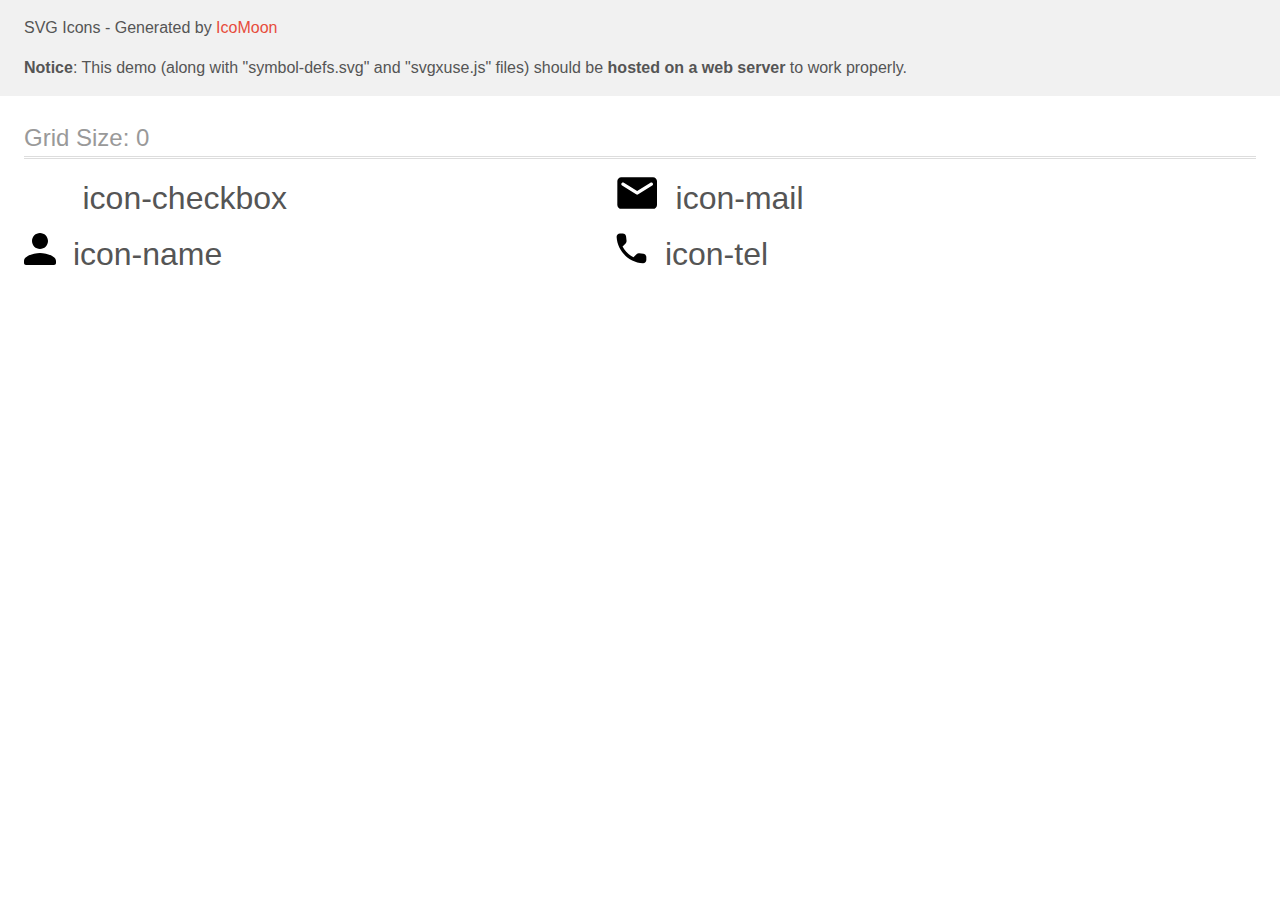
<file: images/modal-icon/icomoon/demo-external-svg.html>
<!doctype html>
<html>
<head>
    <title>IcoMoon - SVG Icons</title>
    <meta charset="utf-8">
    <meta name="viewport" content="width=device-width, initial-scale=1">
    <link rel="stylesheet" href="demo-files/demo.css">
    <link rel="stylesheet" href="style.css">
</head>
<body>
<header class="bgc1 clearfix">
<div class="mhl">
    <p>SVG Icons - Generated by <a href="https://icomoon.io/app">IcoMoon</a></p><p><strong>Notice</strong>: This demo (along with "symbol-defs.svg" and "svgxuse.js" files) should be <b>hosted on a web server</b> to work properly.</p>
</div>
</header>
    <div class="clearfix mhl ptl">
        <h1 class="mvm mtn fgc1">Grid Size: 0</h1>
        <div class="glyph fs1">
            <div class="clearfix pbs">
                <svg class="icon icon-checkbox"><use xlink:href="symbol-defs.svg#icon-checkbox"></use></svg><span class="name"> icon-checkbox</span>
            </div>
        </div>
        <div class="glyph fs1">
            <div class="clearfix pbs">
                <svg class="icon icon-mail"><use xlink:href="symbol-defs.svg#icon-mail"></use></svg><span class="name"> icon-mail</span>
            </div>
        </div>
        <div class="glyph fs1">
            <div class="clearfix pbs">
                <svg class="icon icon-name"><use xlink:href="symbol-defs.svg#icon-name"></use></svg><span class="name"> icon-name</span>
            </div>
        </div>
        <div class="glyph fs1">
            <div class="clearfix pbs">
                <svg class="icon icon-tel"><use xlink:href="symbol-defs.svg#icon-tel"></use></svg><span class="name"> icon-tel</span>
            </div>
        </div>
  </div>
<script defer src="svgxuse.js"></script>
</body>
</html>
</file>
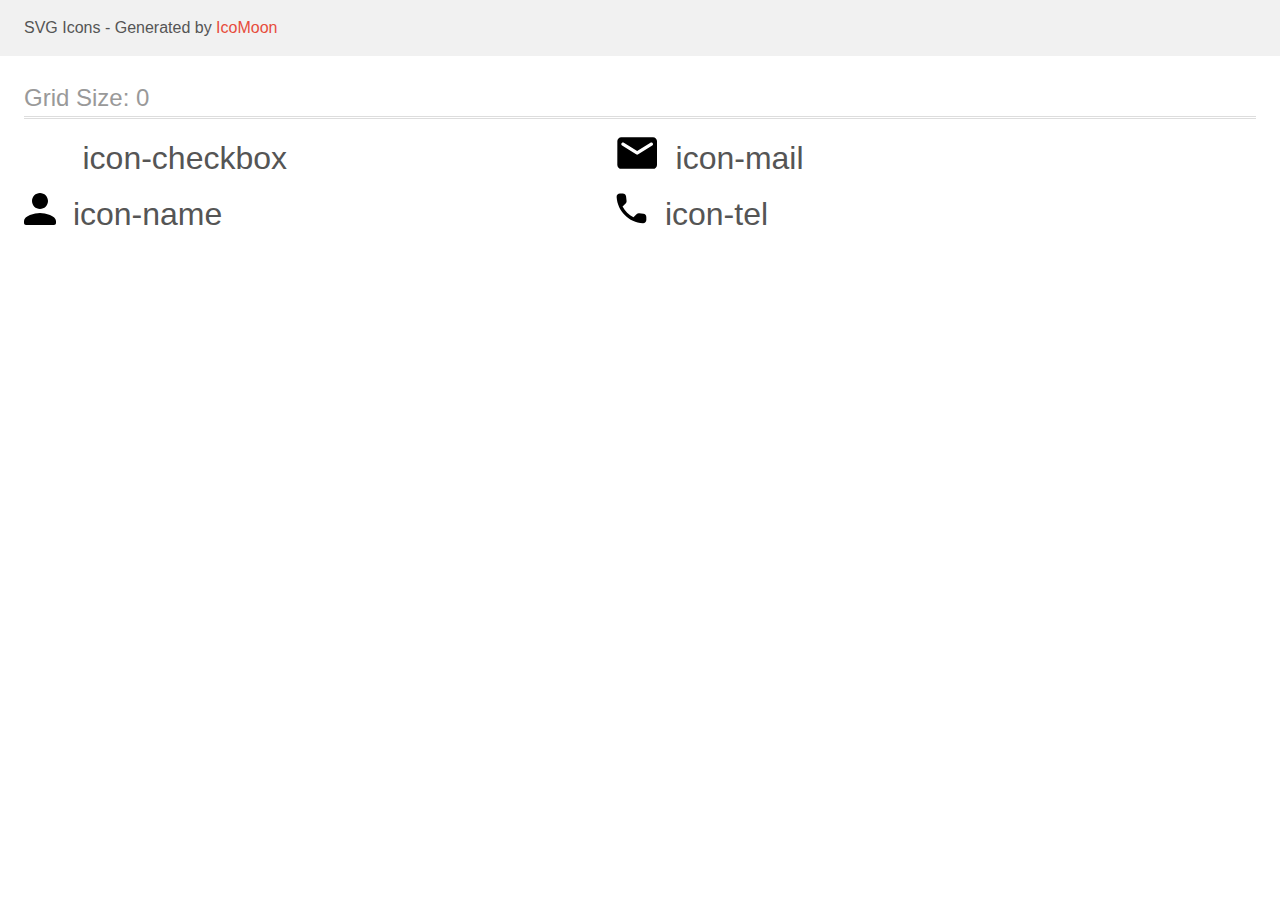
<file: images/modal-icon/icomoon/demo.html>
<!doctype html>
<html>
<head>
    <title>IcoMoon - SVG Icons</title>
    <meta charset="utf-8">
    <meta name="viewport" content="width=device-width, initial-scale=1">
    <link rel="stylesheet" href="demo-files/demo.css">
    <link rel="stylesheet" href="style.css">
</head>
<body>
<svg aria-hidden="true" style="position: absolute; width: 0; height: 0; overflow: hidden;" version="1.1" xmlns="http://www.w3.org/2000/svg" xmlns:xlink="http://www.w3.org/1999/xlink">
<defs>
<symbol id="icon-checkbox" viewBox="0 0 42 32">
<path fill="#fff" style="fill: var(--color1, #fff); stroke: var(--color1, #fff)" stroke="#fff" stroke-linejoin="miter" stroke-linecap="butt" stroke-miterlimit="4" stroke-width="0.64" d="M6.263 15.205l-0.22-0.21-3.307 3.132 11.651 11.114 24.477-23.351-3.285-3.134-21.192 20.197-8.124-7.75z"></path>
</symbol>
<symbol id="icon-mail" viewBox="0 0 43 32">
<path d="M37.333 0h-32c-2.2 0-3.98 1.8-3.98 4l-0.020 24c0 2.2 1.8 4 4 4h32c2.2 0 4-1.8 4-4v-24c0-2.2-1.8-4-4-4zM36.533 8.5l-14.14 8.84c-0.64 0.4-1.48 0.4-2.12 0l-14.14-8.84c-0.5-0.32-0.8-0.86-0.8-1.44 0-1.34 1.46-2.14 2.6-1.44l13.4 8.38 13.4-8.38c1.14-0.7 2.6 0.1 2.6 1.44 0 0.58-0.3 1.12-0.8 1.44z"></path>
</symbol>
<symbol id="icon-name" viewBox="0 0 32 32">
<path d="M16 16c4.42 0 8-3.58 8-8s-3.58-8-8-8c-4.42 0-8 3.58-8 8s3.58 8 8 8zM16 20c-5.34 0-16 2.68-16 8v2c0 1.1 0.9 2 2 2h28c1.1 0 2-0.9 2-2v-2c0-5.32-10.66-8-16-8z"></path>
</symbol>
<symbol id="icon-tel" viewBox="0 0 32 32">
<path d="M27.419 20.852l-4.201-0.48c-1.009-0.116-2.002 0.232-2.713 0.943l-3.044 3.044c-4.681-2.382-8.519-6.203-10.901-10.901l3.060-3.060c0.711-0.711 1.059-1.704 0.943-2.713l-0.48-4.168c-0.198-1.671-1.604-2.928-3.292-2.928h-2.862c-1.869 0-3.424 1.555-3.308 3.424 0.877 14.126 12.174 25.407 26.284 26.284 1.869 0.116 3.424-1.439 3.424-3.308v-2.861c0.016-1.671-1.241-3.077-2.911-3.275z"></path>
</symbol>
</defs>
</svg>

<header class="bgc1 clearfix">
<div class="mhl">
    <p>SVG Icons - Generated by <a href="https://icomoon.io/app">IcoMoon</a></p>
</div>
</header>
    <div class="clearfix mhl ptl">
        <h1 class="mvm mtn fgc1">Grid Size: 0</h1>
        <div class="glyph fs1">
            <div class="clearfix pbs">
                <svg class="icon icon-checkbox"><use xlink:href="#icon-checkbox"></use></svg><span class="name"> icon-checkbox</span>
            </div>
        </div>
        <div class="glyph fs1">
            <div class="clearfix pbs">
                <svg class="icon icon-mail"><use xlink:href="#icon-mail"></use></svg><span class="name"> icon-mail</span>
            </div>
        </div>
        <div class="glyph fs1">
            <div class="clearfix pbs">
                <svg class="icon icon-name"><use xlink:href="#icon-name"></use></svg><span class="name"> icon-name</span>
            </div>
        </div>
        <div class="glyph fs1">
            <div class="clearfix pbs">
                <svg class="icon icon-tel"><use xlink:href="#icon-tel"></use></svg><span class="name"> icon-tel</span>
            </div>
        </div>
  </div>
<script defer src="svgxuse.js"></script>
</body>
</html>
</file>
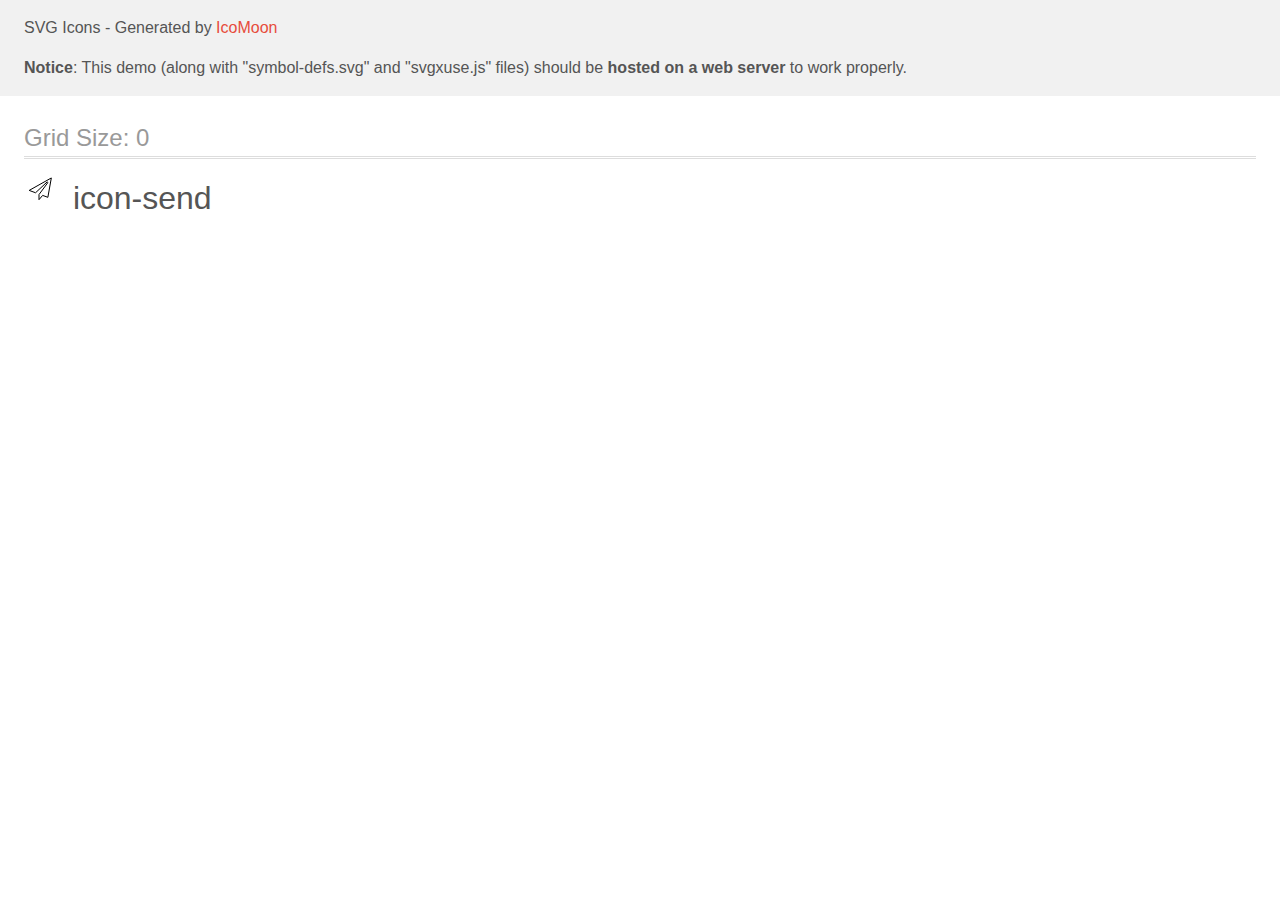
<file: images/icon/icomoon/icomoon/demo-external-svg.html>
<!doctype html>
<html>
<head>
    <title>IcoMoon - SVG Icons</title>
    <meta charset="utf-8">
    <meta name="viewport" content="width=device-width, initial-scale=1">
    <link rel="stylesheet" href="demo-files/demo.css">
    <link rel="stylesheet" href="style.css">
</head>
<body>
<header class="bgc1 clearfix">
<div class="mhl">
    <p>SVG Icons - Generated by <a href="https://icomoon.io/app">IcoMoon</a></p><p><strong>Notice</strong>: This demo (along with "symbol-defs.svg" and "svgxuse.js" files) should be <b>hosted on a web server</b> to work properly.</p>
</div>
</header>
    <div class="clearfix mhl ptl">
        <h1 class="mvm mtn fgc1">Grid Size: 0</h1>
        <div class="glyph fs1">
            <div class="clearfix pbs">
                <svg class="icon icon-send"><use xlink:href="symbol-defs.svg#icon-send"></use></svg><span class="name"> icon-send</span>
            </div>
        </div>
  </div>
<script defer src="svgxuse.js"></script>
</body>
</html>
</file>
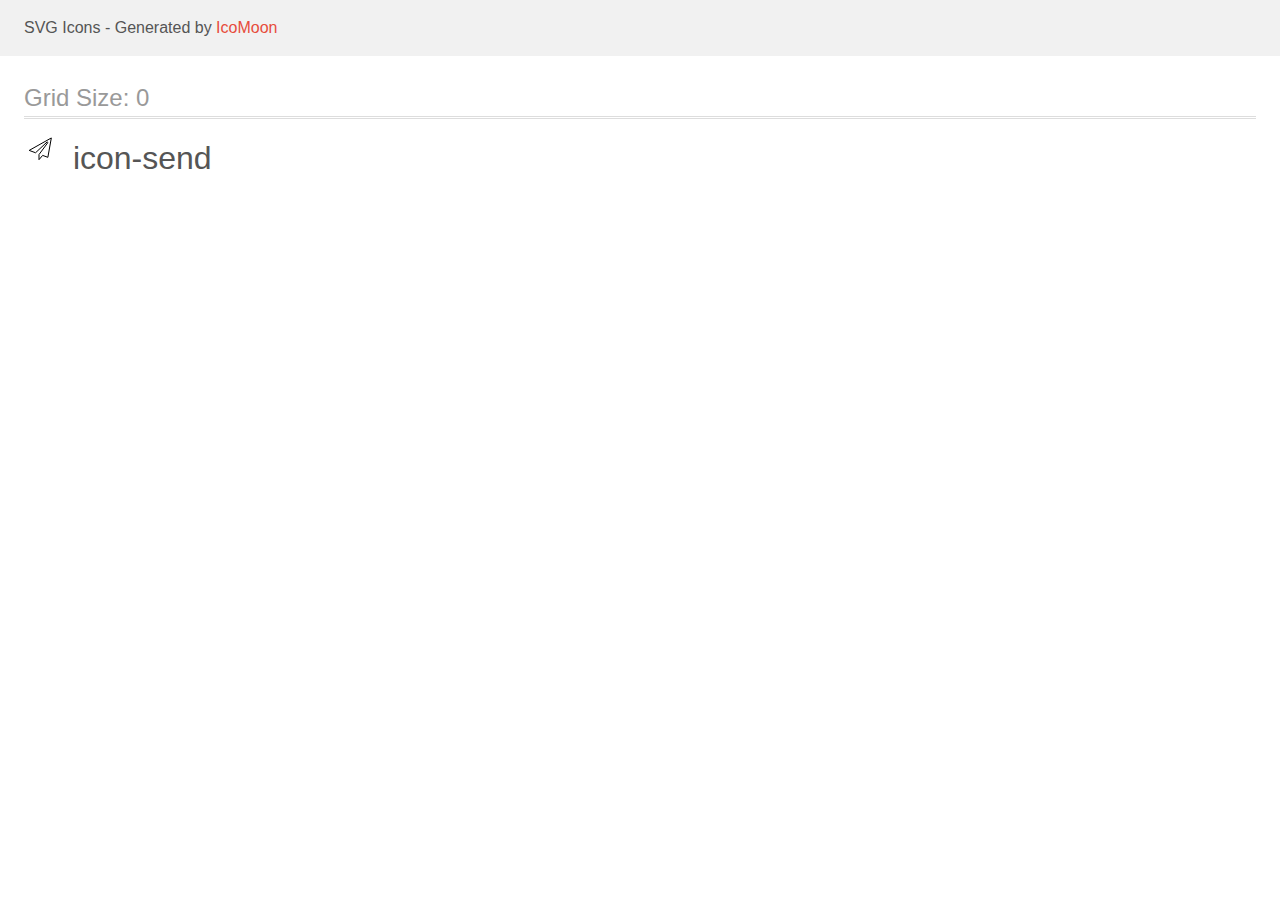
<file: images/icon/icomoon/icomoon/demo.html>
<!doctype html>
<html>
<head>
    <title>IcoMoon - SVG Icons</title>
    <meta charset="utf-8">
    <meta name="viewport" content="width=device-width, initial-scale=1">
    <link rel="stylesheet" href="demo-files/demo.css">
    <link rel="stylesheet" href="style.css">
</head>
<body>
<svg aria-hidden="true" style="position: absolute; width: 0; height: 0; overflow: hidden;" version="1.1" xmlns="http://www.w3.org/2000/svg" xmlns:xlink="http://www.w3.org/1999/xlink">
<defs>
<symbol id="icon-send" viewBox="0 0 32 32">
<path fill="#fff" style="fill: var(--color1, #fff)" d="M28 0l-24 13.5 7.67 2.841 11.83-11.091-8.998 12.14 0.007 0.003-0.009-0.003v6.611l4.301-5.018 5.449 2.018 3.75-21z"></path>
<path fill="none" stroke="#000" style="stroke: var(--color2, #000)" stroke-linejoin="miter" stroke-linecap="butt" stroke-miterlimit="4" stroke-width="1" d="M23.863 20.323l-5.215-1.931-3.648 4.256v-5.091l8.902-12.009-0.744-0.662-11.604 10.879-6.367-2.358 22.135-12.451-3.459 19.368z"></path>
</symbol>
</defs>
</svg>

<header class="bgc1 clearfix">
<div class="mhl">
    <p>SVG Icons - Generated by <a href="https://icomoon.io/app">IcoMoon</a></p>
</div>
</header>
    <div class="clearfix mhl ptl">
        <h1 class="mvm mtn fgc1">Grid Size: 0</h1>
        <div class="glyph fs1">
            <div class="clearfix pbs">
                <svg class="icon icon-send"><use xlink:href="#icon-send"></use></svg><span class="name"> icon-send</span>
            </div>
        </div>
  </div>
<script defer src="svgxuse.js"></script>
</body>
</html>
</file>
<file: images/modal-icon/icomoon/demo-files/demo.css>
body {
  padding: 0;
  margin: 0;
  font-family: sans-serif;
  font-size: 1em;
  line-height: 1.5;
  color: #555;
  background: #fff;
}
h1 {
  font-size: 1.5em;
  font-weight: normal;
  box-shadow: 0 1px #ddd, 0 2px #fff, 0 3px #ddd;
}
small {
  font-size: .66666667em;
}
a {
  color: #e74c3c;
  text-decoration: none;
}
a:hover, a:focus {
  box-shadow: 0 1px #e74c3c;
}
.bshadow0, input {
  box-shadow: inset 0 -2px #e7e7e7;
}
input:hover {
  box-shadow: inset 0 -2px #ccc;
}
input, fieldset {
  font-size: 1em;
  margin: 0;
  padding: 0;
  border: 0;
}
input {
  color: inherit;
  line-height: 1.5;
  height: 1.5em;
  padding: .25em 0;
}
input:focus {
  outline: none;
  box-shadow: inset 0 -2px #449fdb;
}
.glyph {
  font-size: 16px;
  margin-right: 1.5em;
  float: left;
  width: 17em;
}
svg {
  color: #000;
}
.liga {
  width: 80%;
  width: calc(100% - 2.5em);
}
.talign-right {
  text-align: right;
}
.talign-center {
  text-align: center;
}
.bgc1 {
  background: #f1f1f1;
}
.fgc0 {
  color: #000;
}
.fgc1 {
  color: #999;
}
p {
  margin-top: 1em;
  margin-bottom: 1em;
}
.mvm {
  margin-top: .75em;
  margin-bottom: .75em;
}
.mtn {
  margin-top: 0;
}
.mtl, .mal {
  margin-top: 1.5em;
}
.mbl, .mal {
  margin-bottom: 1.5em;
}
.mal, .mhl {
  margin-left: 1.5em;
  margin-right: 1.5em;
}
.mhmm {
  margin-left: 1em;
  margin-right: 1em;
}
.ptl {
  padding-top: 1.5em;
}
.pbs, .pvs {
  padding-bottom: .25em;
}
.pvs, .pts {
  padding-top: .25em;
}
.unit {
  float: left;
}
.unitRight {
  float: right;
}
.size1of2 {
  width: 50%;
}
.size1of1 {
  width: 100%;
}
.clearfix:before, .clearfix:after {
  content: " ";
  display: table;
}
.clearfix:after {
  clear: both;
}
.hidden-true {
  display: none;
}
.textbox0 {
  width: 3em;
  background: #f1f1f1;
  padding: .25em .5em;
  line-height: 1.5;
  height: 1.5em;
}
.fs0 {
  font-size: 16px;
}
.fs1 {
  font-size: 32px;
}
.name {
  margin-left: .25em;
}
</file>
<file: images/modal-icon/icomoon/style.css>
.icon {
  display: inline-block;
  width: 1em;
  height: 1em;
  stroke-width: 0;
  stroke: currentColor;
  fill: currentColor;
}

/* ==========================================
Single-colored icons can be modified like so:
.icon-name {
  font-size: 32px;
  color: red;
}
========================================== */

.icon-checkbox {
  width: 1.2998046875em;
}

.icon-mail {
  width: 1.3330078125em;
}
</file>
<file: images/icon/icomoon/icomoon/demo-files/demo.css>
body {
  padding: 0;
  margin: 0;
  font-family: sans-serif;
  font-size: 1em;
  line-height: 1.5;
  color: #555;
  background: #fff;
}
h1 {
  font-size: 1.5em;
  font-weight: normal;
  box-shadow: 0 1px #ddd, 0 2px #fff, 0 3px #ddd;
}
small {
  font-size: .66666667em;
}
a {
  color: #e74c3c;
  text-decoration: none;
}
a:hover, a:focus {
  box-shadow: 0 1px #e74c3c;
}
.bshadow0, input {
  box-shadow: inset 0 -2px #e7e7e7;
}
input:hover {
  box-shadow: inset 0 -2px #ccc;
}
input, fieldset {
  font-size: 1em;
  margin: 0;
  padding: 0;
  border: 0;
}
input {
  color: inherit;
  line-height: 1.5;
  height: 1.5em;
  padding: .25em 0;
}
input:focus {
  outline: none;
  box-shadow: inset 0 -2px #449fdb;
}
.glyph {
  font-size: 16px;
  margin-right: 1.5em;
  float: left;
  width: 17em;
}
svg {
  color: #000;
}
.liga {
  width: 80%;
  width: calc(100% - 2.5em);
}
.talign-right {
  text-align: right;
}
.talign-center {
  text-align: center;
}
.bgc1 {
  background: #f1f1f1;
}
.fgc0 {
  color: #000;
}
.fgc1 {
  color: #999;
}
p {
  margin-top: 1em;
  margin-bottom: 1em;
}
.mvm {
  margin-top: .75em;
  margin-bottom: .75em;
}
.mtn {
  margin-top: 0;
}
.mtl, .mal {
  margin-top: 1.5em;
}
.mbl, .mal {
  margin-bottom: 1.5em;
}
.mal, .mhl {
  margin-left: 1.5em;
  margin-right: 1.5em;
}
.mhmm {
  margin-left: 1em;
  margin-right: 1em;
}
.ptl {
  padding-top: 1.5em;
}
.pbs, .pvs {
  padding-bottom: .25em;
}
.pvs, .pts {
  padding-top: .25em;
}
.unit {
  float: left;
}
.unitRight {
  float: right;
}
.size1of2 {
  width: 50%;
}
.size1of1 {
  width: 100%;
}
.clearfix:before, .clearfix:after {
  content: " ";
  display: table;
}
.clearfix:after {
  clear: both;
}
.hidden-true {
  display: none;
}
.textbox0 {
  width: 3em;
  background: #f1f1f1;
  padding: .25em .5em;
  line-height: 1.5;
  height: 1.5em;
}
.fs0 {
  font-size: 16px;
}
.fs1 {
  font-size: 32px;
}
.name {
  margin-left: .25em;
}
</file>
<file: images/icon/icomoon/icomoon/style.css>
.icon {
  display: inline-block;
  width: 1em;
  height: 1em;
  stroke-width: 0;
  stroke: currentColor;
  fill: currentColor;
}

/* ==========================================
Single-colored icons can be modified like so:
.icon-name {
  font-size: 32px;
  color: red;
}
========================================== */
</file>
<file: css/main.min.css>
:root{--primary-text-color: #757575;--title-text-color: #212121;--accent-color: #2196f3;--primary-wight-color: #fff;--secondary-botton-color: #f5f4fa;--background-second: #f5f4fa}.visually-hidden{position:absolute;width:1px;height:1px;margin:-1px;border:0;padding:0;white-space:nowrap;-webkit-clip-path:inset(100%);clip-path:inset(100%);clip:rect(0 0 0 0);overflow:hidden}body{background-color:#fff;color:var(--primary-text-color);font-family:Roboto, sans-serif;font-size:14px}.section{padding-top:60px;padding-bottom:60px}@media screen and (min-width: 1200px){.section{padding-top:94px;padding-bottom:94px}}.section-title{margin-top:0;margin-bottom:30px;color:var(--title-text-color);font-size:28px;font-weight:700;line-height:1.16;letter-spacing:0.03em;text-align:center}@media screen and (min-width: 1200px){.section-title{margin-bottom:50px;font-size:36px}}img{display:block;max-width:100%;height:auto}ul{list-style:none;padding:0;margin:0}a{text-decoration:none;color:currentColor}h1,h2,h3,p,ul{margin:0;padding:0}.container{margin:0 auto;padding:0 15px}@media screen and (min-width: 480px){.container{width:480px}}@media screen and (min-width: 768px){.container{width:768px}}@media screen and (min-width: 1200px){.container{width:1200px}}.logo{color:var(--title-text-color);font-family:Raleway;font-weight:700;font-size:24px;line-height:1.17;text-decoration:none;-webkit-transition-property:color;transition-property:color;-webkit-transition-duration:250ms;transition-duration:250ms;-webkit-transition-timing-function:cubic-bezier(0.4, 0, 0.2, 1);transition-timing-function:cubic-bezier(0.4, 0, 0.2, 1)}@media screen and (min-width: 1200px){.logo{font-size:26px;line-height:1.19}}.logo:hover{color:var(--accent-color)}.logo__accent{color:var(--accent-color)}.logo__header{display:inline-block;padding-top:26px;padding-bottom:16px;padding-top:16px}@media screen and (min-width: 768px){.logo__header{margin-right:88px;padding-top:26px;padding-bottom:25px}}@media screen and (min-width: 1200px){.logo__header{margin-right:93px;padding-top:24px;padding-bottom:24px}}.footer{color:var(--secondary-botton-color)}.logo__footer{color:#ffff;display:inline-block;margin-bottom:20px}.web{color:var(--accent-color)}button{border-style:none}.button-primary{border-radius:4px;padding:6px 22px;color:var(--primary-wight-color);background-color:var(--accent-color);-webkit-box-shadow:0px 2px 2px 0px #0000001f, 0px 1px 2px 0px #00000014, 0px 3px 1px 0px #0000001a;box-shadow:0px 2px 2px 0px #0000001f, 0px 1px 2px 0px #00000014, 0px 3px 1px 0px #0000001a;font-family:inherit;font-weight:700;font-size:16px;line-height:1.87;letter-spacing:0.03em;text-align:center;cursor:pointer}.button-secondary{border-radius:4px;padding:6px 22px;min-width:130px;color:var(--title-text-color);background-color:var(--secondary-botton-color);font-family:inherit;font-weight:700;font-size:16px;line-height:1.87;letter-spacing:0.03em;text-align:center;cursor:pointer;-webkit-transition-property:background-color, color, -webkit-box-shadow;transition-property:background-color, color, -webkit-box-shadow;transition-property:background-color, color, box-shadow;transition-property:background-color, color, box-shadow, -webkit-box-shadow;-webkit-transition-duration:250ms;transition-duration:250ms;-webkit-transition-timing-function:cubic-bezier(0.4, 0, 0.2, 1);transition-timing-function:cubic-bezier(0.4, 0, 0.2, 1)}.button-secondary:hover,.button-secondary:focus{color:var(--primary-wight-color);background-color:var(--accent-color);-webkit-box-shadow:0px 2px 2px 0px #0000001f, 0px 1px 2px 0px #00000014, 0px 3px 1px 0px #0000001a;box-shadow:0px 2px 2px 0px #0000001f, 0px 1px 2px 0px #00000014, 0px 3px 1px 0px #0000001a}.subscribe-button{border-radius:4px;padding-top:10px;padding-bottom:10px;padding-left:29px;padding-right:28px;color:var(--primary-wight-color);background-color:var(--accent-color);-webkit-box-shadow:0px 4px 4px rgba(0,0,0,0.15);box-shadow:0px 4px 4px rgba(0,0,0,0.15);font-weight:700;font-size:16px;line-height:1.87;letter-spacing:0.03em;-webkit-transition-property:-webkit-box-shadow;transition-property:-webkit-box-shadow;transition-property:box-shadow;transition-property:box-shadow, -webkit-box-shadow;-webkit-transition-duration:250ms;transition-duration:250ms;-webkit-transition-timing-function:cubic-bezier(0.4, 0, 0.2, 1);transition-timing-function:cubic-bezier(0.4, 0, 0.2, 1);cursor:pointer}.subscribe-button:hover,.subscribe-button:focus{-webkit-box-shadow:0px 0px 10px rgba(0,0,0,0.15) inset;box-shadow:0px 0px 10px rgba(0,0,0,0.15) inset}.send-button{border-radius:4px;padding:10px 20px;cursor:pointer;color:var(--primary-wight-color);background-color:var(--accent-color);font-weight:700;font-size:16px;line-height:1.87;letter-spacing:0.03em;-webkit-transition-property:-webkit-box-shadow;transition-property:-webkit-box-shadow;transition-property:box-shadow;transition-property:box-shadow, -webkit-box-shadow;-webkit-transition-duration:250ms;transition-duration:250ms;-webkit-transition-timing-function:cubic-bezier(0.4, 0, 0.2, 1);transition-timing-function:cubic-bezier(0.4, 0, 0.2, 1)}@media screen and (min-width: 305px){.send-button{padding:10px 56px}}.send-button:hover,.send-button:focus{-webkit-box-shadow:0px 2px 1px 0px #00000033, 0px 1px 1px 0px #00000024, 0px 1px 3px 0px #0000001F;box-shadow:0px 2px 1px 0px #00000033, 0px 1px 1px 0px #00000024, 0px 1px 3px 0px #0000001F}.backdrop{position:fixed;top:0;left:0;width:100%;height:100%;padding:94px 15px;overflow-y:scroll;opacity:1;visibility:visible;background-color:rgba(0,0,0,0.2);-webkit-transition-property:opacity, visibility;transition-property:opacity, visibility;-webkit-transition-duration:250ms;transition-duration:250ms;-webkit-transition-timing-function:cubic-bezier(0.4, 0, 0.2, 1);transition-timing-function:cubic-bezier(0.4, 0, 0.2, 1);z-index:10}.backdrop.is-hidden{opacity:0;pointer-events:none;visibility:hidden}.backdrop.is-hidden .modal-wraper{-webkit-transform:translate(-50%, -50%) scale(0.8);transform:translate(-50%, -50%) scale(0.8)}.modal-wraper{top:100%;padding:40px;width:100%;cursor:pointer;background-color:#fff;-webkit-transition:-webkit-transform 250ms cubic-bezier(0.4, 0, 0.2, 1);transition:-webkit-transform 250ms cubic-bezier(0.4, 0, 0.2, 1);transition:transform 250ms cubic-bezier(0.4, 0, 0.2, 1);transition:transform 250ms cubic-bezier(0.4, 0, 0.2, 1), -webkit-transform 250ms cubic-bezier(0.4, 0, 0.2, 1)}@media screen and (min-width: 480px){.modal-wraper{position:absolute;max-width:450px;top:50%;left:50%;-webkit-transform:translate(-50%, -50%) scale(1);transform:translate(-50%, -50%) scale(1)}}@media screen and (min-width: 1200px){.modal-wraper{max-width:528px}}.modal-btn{position:absolute;top:10px;right:10px;width:30px;height:30px;border-radius:50px;display:-webkit-box;display:-ms-flexbox;display:flex;-webkit-box-align:center;-ms-flex-align:center;align-items:center;justify-self:center;background-color:#fff;border:1px solid rgba(0,0,0,0.1);cursor:pointer;-webkit-transition-property:fill;transition-property:fill;-webkit-transition-duration:250ms;transition-duration:250ms;-webkit-transition-timing-function:cubic-bezier(0.4, 0, 0.2, 1);transition-timing-function:cubic-bezier(0.4, 0, 0.2, 1)}.modal-btn:hover,.modal-btn:focus{fill:#2196f3}.form-title{display:block;margin-bottom:12px;color:#212121;font-size:20px;font-weight:700;line-height:1.17;letter-spacing:0.03em;text-align:center}.form-group{position:relative;display:block;margin-bottom:10px;-webkit-transition-property:border, fill, color;transition-property:border, fill, color;-webkit-transition-duration:2500ms;transition-duration:2500ms;-webkit-transition-timing-function:cubic-bezier(0.4, 0, 0.2, 1);transition-timing-function:cubic-bezier(0.4, 0, 0.2, 1)}.form-group:focus-within .form-input,.form-group:hover .form-input{border:1px solid #2196f3}.form-group:focus-within .form-icon,.form-group:hover .form-icon{fill:#2196f3}.form-group:focus-within .form-comment-input,.form-group:hover .form-comment-input{border:1px solid #2196f3}.form-group:focus-within .form-label,.form-group:hover .form-label{color:#2196f3}.form-group:focus-within .form-comment,.form-group:hover .form-comment{color:#2196f3}.form-policy{display:-webkit-box;display:-ms-flexbox;display:flex;-webkit-box-align:center;-ms-flex-align:center;align-items:center;-webkit-box-pack:center;-ms-flex-pack:center;justify-content:center;margin-bottom:30px}.form-label{margin-bottom:4px;display:block;font-size:12px;font-weight:400;line-height:1.17;letter-spacing:0.01em;text-align:left}.form-input{width:100%;padding:11px 11px 12px 35px;border-radius:4px;border:1px solid rgba(33,33,33,0.2);outline:transparent}.form-icon{position:absolute;bottom:11px;left:12px}.form-comment{margin-bottom:4px;display:block;font-size:12px;font-weight:400;line-height:1.17;letter-spacing:0.01em;text-align:left}.form-comment-input{display:block;resize:none;width:100%;padding:11px 11px 12px 12px;border-radius:4px;border:1px solid rgba(33,33,33,0.2);outline:transparent}textarea::-webkit-input-placeholder{color:rgba(117,117,117,0.5)}textarea:-ms-input-placeholder{color:rgba(117,117,117,0.5)}textarea::-ms-input-placeholder{color:rgba(117,117,117,0.5)}textarea::placeholder{color:rgba(117,117,117,0.5)}.form-policy-description{color:#757575;font-weight:400;font-size:12px;line-height:1.7}@media screen and (min-width: 1200px){.form-policy-description{font-size:14px;font-weight:400;line-height:1.7}}.policy-href{color:#2196f3;-webkit-text-decoration:underline #2196f3;text-decoration:underline #2196f3}.custom-checkbox{margin-right:7px;width:16px;height:15px;border-radius:2px;outline:2px solid #212121;outline-offset:-2px;display:-webkit-box;display:-ms-flexbox;display:flex;-webkit-box-align:center;-ms-flex-align:center;align-items:center;-webkit-box-pack:center;-ms-flex-pack:center;justify-content:center}.custom-checkbox-icon{opacity:0;-webkit-transition-property:opacity, background-color, outline;transition-property:opacity, background-color, outline;-webkit-transition-duration:250ms;transition-duration:250ms;-webkit-transition-timing-function:cubic-bezier(0.4, 0, 0.2, 1);transition-timing-function:cubic-bezier(0.4, 0, 0.2, 1)}.checkbox:checked+.custom-checkbox .custom-checkbox-icon{opacity:1}.checkbox:checked+.custom-checkbox{width:16px;height:15px;background-color:#2196f3;outline:1px solid rgba(33,33,33,0)}.page-header{border-bottom:1px solid #ececec}.header__container{position:relative}@media screen and (min-width: 768px){.header__container{display:-webkit-box;display:-ms-flexbox;display:flex}}.menu-button{position:absolute;top:10px;right:15px;display:-webkit-box;display:-ms-flexbox;display:flex;-webkit-box-pack:center;-ms-flex-pack:center;justify-content:center;-webkit-box-align:center;-ms-flex-align:center;align-items:center;padding:0;width:40px;height:40px;background-color:var(--primary-wight-color);cursor:pointer;border:none;background-color:transparent;z-index:10}@media screen and (min-width: 768px){.menu-button{display:none}}.header-menu__icon{fill:#000000;-webkit-transition:fill 250ms cubic-bezier(0.4, 0, 0.2, 1);transition:fill 250ms cubic-bezier(0.4, 0, 0.2, 1)}.header-menu__icon:hover,.header-menu__icon:focus{fill:var(--accent-color)}.header-menu__icon-cross{display:none}.menu-button.is-open .header-menu__icon-cross{display:block}.menu-button.is-open .header-menu__icon-menu{display:none}.header-menu{position:absolute;display:none;top:100%;left:0;width:100%;background-color:#ffff;padding:40px 48px;z-index:1}@media screen and (min-width: 768px){.header-menu{display:-webkit-box;display:-ms-flexbox;display:flex;-webkit-box-align:center;-ms-flex-align:center;align-items:center;position:static;padding:0}}.header-menu.is-open{display:block;top:0}@media screen and (min-width: 768px){.header-menu.is-open{display:-webkit-box;display:-ms-flexbox;display:flex;position:static;padding:0}}@media screen and (max-width: 767.9px){.nav{margin-bottom:301px}}@media screen and (min-width: 768px){.nav__list{display:-webkit-box;display:-ms-flexbox;display:flex}}.nav__item:not(:last-child){margin-bottom:34px}@media screen and (min-width: 768px){.nav__item:not(:last-child){margin-right:50px;margin-bottom:0}}.nav__link{font-style:normal;color:var(--title-text-color);font-weight:500;font-size:40px;line-height:47px;letter-spacing:0.02;-webkit-transition:color 250ms cubic-bezier(0.4, 0, 0.2, 1);transition:color 250ms cubic-bezier(0.4, 0, 0.2, 1)}@media screen and (min-width: 768px){.nav__link{display:block;padding-top:32px;padding-bottom:32px;font-size:14px;line-height:1.14}}.nav__link:hover,.nav__link:focus{color:var(--accent-color)}.nav__link--current{color:var(--accent-color);position:relative}@media screen and (min-width: 768px){.nav__link--current::after{position:absolute;content:"";display:block;bottom:-1px;width:100%;height:4px;border-radius:2px;background-color:#2196f3}}.contacts{display:-webkit-box;display:-ms-flexbox;display:flex;-webkit-box-orient:vertical;-webkit-box-direction:reverse;-ms-flex-direction:column-reverse;flex-direction:column-reverse}@media screen and (min-width: 768px){.contacts{-webkit-box-orient:vertical;-webkit-box-direction:normal;-ms-flex-direction:column;flex-direction:column;margin-left:auto}}@media screen and (min-width: 1200px){.contacts{-webkit-box-orient:horizontal;-webkit-box-direction:normal;-ms-flex-direction:row;flex-direction:row;margin-left:auto;-webkit-box-align:center;-ms-flex-align:center;align-items:center}}.contacts__item+.contacts__item{margin-bottom:32px}@media screen and (min-width: 768px){.contacts__item+.contacts__item{margin-bottom:0px}}@media screen and (min-width: 1200px){.contacts__item+.contacts__item{margin-left:50px;margin-bottom:0}}@media screen and (min-width: 768px){.contacts__item:not(:last-child){margin-bottom:10px}}@media screen and (min-width: 1200px){.contacts__item:not(:last-child){margin-bottom:0}}.contacts__icon{margin-right:10px;fill:currentColor;-webkit-transition:fill 250ms cubic-bezier(0.4, 0, 0.2, 1);transition:fill 250ms cubic-bezier(0.4, 0, 0.2, 1)}@media screen and (max-width: 767.9px){.contacts__icon{display:none}}.contacts__link-tel{display:-webkit-box;display:-ms-flexbox;display:flex;-webkit-box-align:center;-ms-flex-align:center;align-items:center;color:Var(--accent-color);font-style:normal;font-weight:500;font-size:34px;line-height:1.17;letter-spacing:0.02em;-webkit-transition:color 250ms cubic-bezier(0.4, 0, 0.2, 1);transition:color 250ms cubic-bezier(0.4, 0, 0.2, 1)}@media screen and (min-width: 768px){.contacts__link-tel{color:var(--primary-text-color);font-size:12px;line-height:1.16}}@media screen and (min-width: 1200px){.contacts__link-tel{padding-top:32px;padding-bottom:32px;font-size:14px;line-height:1.14}}.contacts__link-tel:hover,.contacts__link-tel:focus{color:var(--accent-color)}.contacts__link-mail{display:-webkit-box;display:-ms-flexbox;display:flex;-webkit-box-align:center;-ms-flex-align:center;align-items:center;color:var(--primary-text-color);font-style:normal;font-weight:500;font-size:24px;line-height:1.16;letter-spacing:0.02em;-webkit-transition:color 250ms cubic-bezier(0.4, 0, 0.2, 1);transition:color 250ms cubic-bezier(0.4, 0, 0.2, 1)}@media screen and (min-width: 768px){.contacts__link-mail{font-size:12px;line-height:1.16}}@media screen and (min-width: 1200px){.contacts__link-mail{padding-top:32px;padding-bottom:32px;font-size:14px;line-height:1.14;margin-bottom:0}}.contacts__link-mail:hover,.contacts__link-mail:focus{color:var(--accent-color)}.header-menu__socials{display:-webkit-box;display:-ms-flexbox;display:flex;margin-top:64px}@media screen and (min-width: 768px){.header-menu__socials{display:none}}.header-menu__link{font-style:normal;font-weight:500;font-size:18px;line-height:1.22;letter-spacing:0.02em;color:var(--accent-color)}.header-menu__item{padding-left:10px;padding-right:10px;border-right:1px solid rgba(33,33,33,0.2)}.header-menu__item:last-child{padding-right:0;border-right:none}.header-menu__item:first-child{padding-left:0}.hero{max-width:1600px;margin-left:auto;margin-right:auto;background-color:#2f303a;text-align:center;background-image:-webkit-gradient(linear, left top, right top, from(rgba(47,48,58,0.4)), to(rgba(47,48,58,0.4))),url(../images/hero/hero_sm.jpg);background-image:linear-gradient(to right, rgba(47,48,58,0.4), rgba(47,48,58,0.4)),url(../images/hero/hero_sm.jpg);background-repeat:no-repeat;background-size:cover;background-position:center;padding-top:118px;padding-bottom:118px}@media (min-device-pixel-ratio: 2), (-webkit-min-device-pixel-ratio: 2), (min-resolution: 192dpi), (min-resolution: 2dppx){.hero{background-image:-webkit-gradient(linear, left top, right top, from(rgba(47,48,58,0.4)), to(rgba(47,48,58,0.4))),url(../images/hero/hero_sm@2x.jpg);background-image:linear-gradient(to right, rgba(47,48,58,0.4), rgba(47,48,58,0.4)),url(../images/hero/hero_sm@2x.jpg)}}@media screen and (min-width: 768px){.hero{background-image:-webkit-gradient(linear, left top, right top, from(rgba(47,48,58,0.4)), to(rgba(47,48,58,0.4))),url(../images/hero/hero_md.jpg);background-image:linear-gradient(to right, rgba(47,48,58,0.4), rgba(47,48,58,0.4)),url(../images/hero/hero_md.jpg)}}@media screen and (min-width: 768px) and (min-device-pixel-ratio: 2), screen and (min-width: 768px) and (-webkit-min-device-pixel-ratio: 2), screen and (min-width: 768px) and (min-resolution: 192dpi), screen and (min-width: 768px) and (min-resolution: 2dppx){.hero{background-image:-webkit-gradient(linear, left top, right top, from(rgba(47,48,58,0.4)), to(rgba(47,48,58,0.4))),url(../images/hero/hero_md@2x.jpg);background-image:linear-gradient(to right, rgba(47,48,58,0.4), rgba(47,48,58,0.4)),url(../images/hero/hero_md@2x.jpg)}}@media screen and (min-width: 1200px){.hero{background-image:-webkit-gradient(linear, left top, right top, from(rgba(47,48,58,0.4)), to(rgba(47,48,58,0.4))),url(../images/hero/hero_lg.jpg);background-image:linear-gradient(to right, rgba(47,48,58,0.4), rgba(47,48,58,0.4)),url(../images/hero/hero_lg.jpg)}}@media screen and (min-width: 1200px) and (min-device-pixel-ratio: 2), screen and (min-width: 1200px) and (-webkit-min-device-pixel-ratio: 2), screen and (min-width: 1200px) and (min-resolution: 192dpi), screen and (min-width: 1200px) and (min-resolution: 2dppx){.hero{background-image:-webkit-gradient(linear, left top, right top, from(rgba(47,48,58,0.4)), to(rgba(47,48,58,0.4))),url(../images/hero/hero_lg@2x.jpg);background-image:linear-gradient(to right, rgba(47,48,58,0.4), rgba(47,48,58,0.4)),url(../images/hero/hero_lg@2x.jpg)}}@media screen and (min-width: 1200px){.hero{padding-top:200px;padding-bottom:200px}}.hero-title{margin-bottom:30px;color:var(--primary-wight-color);font-size:26px;font-weight:900;line-height:1.6;letter-spacing:0.06em;text-align:center}@media screen and (min-width: 1200px){.hero-title{font-weight:900;font-size:44px;line-height:1.36;text-align:center;vertical-align:Top;letter-spacing:0.06em}}.button{border-radius:4px;padding:10px 32px;color:var(--primary-wight-color);background-color:var(--accent-color);font-family:inherit;font-weight:700;font-size:16px;line-height:1.87;letter-spacing:0.03em;-webkit-transition-property:-webkit-box-shadow;transition-property:-webkit-box-shadow;transition-property:box-shadow;transition-property:box-shadow, -webkit-box-shadow;-webkit-transition-duration:250ms;transition-duration:250ms;-webkit-transition-timing-function:cubic-bezier(0.4, 0, 0.2, 1);transition-timing-function:cubic-bezier(0.4, 0, 0.2, 1);cursor:pointer}.button:hover,.button:focus{-webkit-box-shadow:0px 0px 10px rgba(0,0,0,0.15) inset;box-shadow:0px 0px 10px rgba(0,0,0,0.15) inset}@media screen and (min-width: 768px){.feature-list{display:-webkit-box;display:-ms-flexbox;display:flex;-ms-flex-wrap:wrap;flex-wrap:wrap;margin:-15px}}.feature-list__icon{display:-webkit-box;display:-ms-flexbox;display:flex;-webkit-box-align:center;-ms-flex-align:center;align-items:center;-webkit-box-pack:center;-ms-flex-pack:center;justify-content:center;margin-bottom:30px;height:120px;background-color:#f5f4fa}@media screen and (min-width: 768px){.feature-list__item{width:calc((100% - 2*30px) / 2);margin:15px}}@media screen and (min-width: 1200px){.feature-list__item{width:calc((100% - 4*30px) / 4)}}@media screen and (max-width: 767px){.feature-list__item:not(:last-child){margin-bottom:30px}}.feature-list__title{color:var(--title-text-color);font-size:14px;font-weight:700;line-height:1.17;letter-spacing:0.03em}@media screen and (min-width: 480px){.feature-list__title{text-align:center}}@media screen and (min-width: 768px){.feature-list__title{text-align:left}}.feature-list__text{margin-top:10px;font-size:14px;font-weight:400;line-height:1.7}@media screen and (max-width: 1199px){.units-section{display:none}}.units{display:-webkit-box;display:-ms-flexbox;display:flex}img{display:block;max-width:100%;height:auto}.units__item{position:relative;width:calc((100% - 60px) / 3);margin-right:30px}.units__item:last-child{margin-right:0}.units__item::before{position:absolute;content:"";display:block;width:100%;height:70px;bottom:0;right:0;background-color:rgba(47,48,58,0.8)}.units-list{margin-top:50px}.units-section{padding-top:0}.units__text{position:absolute;bottom:0;left:0;width:100%;padding-top:27px;padding-bottom:27px;color:#fff;font-size:14px;font-weight:700;line-height:1.17;text-align:center}.team{display:-webkit-box;display:-ms-flexbox;display:flex;-ms-flex-wrap:wrap;flex-wrap:wrap;-webkit-box-pack:center;-ms-flex-pack:center;justify-content:center;margin:-15px}.team__item{background-color:var(--primary-wight-color);-webkit-box-shadow:0px 2px 1px 0px #00000033, 0px 2px 1px 0px #00000033, 0px 1px 3px 0px #0000001f;box-shadow:0px 2px 1px 0px #00000033, 0px 2px 1px 0px #00000033, 0px 1px 3px 0px #0000001f;margin:15px}@media screen and (min-width: 768px){.team__item{-ms-flex-preferred-size:calc((100% - 60px) / 2);flex-basis:calc((100% - 60px) / 2)}}@media screen and (min-width: 1200px){.team__item{-ms-flex-preferred-size:calc((100% - 120px) / 4);flex-basis:calc((100% - 120px) / 4)}}@media screen and (min-width: 768px){.team__img{width:354px;height:374px}}@media screen and (min-width: 1200px){.team__img{width:270px;height:260px}}.team__title{color:var(--title-text-color);font-size:16px;font-weight:500;line-height:1.18;text-align:center}.team__text{margin-top:10px;margin-bottom:16px;font-size:16px;line-height:1.18;text-align:center}.team__employee{padding-top:30px;padding-bottom:30px}.team-group{background-color:var(--background-second)}.socials{display:-webkit-box;display:-ms-flexbox;display:flex;-webkit-box-pack:center;-ms-flex-pack:center;justify-content:center;-webkit-box-align:center;-ms-flex-align:center;align-items:center}.socials__link{display:-webkit-box;display:-ms-flexbox;display:flex;-webkit-box-pack:center;-ms-flex-pack:center;justify-content:center;-webkit-box-align:center;-ms-flex-align:center;align-items:center;width:44px;height:44px;background-color:#ffffff;border-radius:50%;-webkit-transition-property:background-color;transition-property:background-color;-webkit-transition-duration:250ms;transition-duration:250ms;-webkit-transition-timing-function:cubic-bezier(0.4, 0, 0.2, 1);transition-timing-function:cubic-bezier(0.4, 0, 0.2, 1)}.socials__link:hover,.socials__link:focus{background-color:var(--accent-color)}.socials__item:not(:last-child){margin-right:10px}.socials-icon{fill:#afb1b8;-webkit-transition-property:fill;transition-property:fill;-webkit-transition-duration:250ms;transition-duration:250ms;-webkit-transition-timing-function:cubic-bezier(0.4, 0, 0.2, 1);transition-timing-function:cubic-bezier(0.4, 0, 0.2, 1)}.socials__link:hover ~ .socials-icon,.socials__link:focus ~ .socials-icon{fill:#ffffff}.client{display:-webkit-box;display:-ms-flexbox;display:flex;-ms-flex-wrap:wrap;flex-wrap:wrap;margin:-15px}.client__logo{display:-webkit-box;display:-ms-flexbox;display:flex;-webkit-box-pack:center;-ms-flex-pack:center;justify-content:center;-webkit-box-align:center;-ms-flex-align:center;align-items:center;border:1px solid #afb1b8;border-radius:4px;color:#afb1b8;-webkit-transition-property:border, color;transition-property:border, color;-webkit-transition-duration:250ms;transition-duration:250ms;-webkit-transition-timing-function:cubic-bezier(0.4, 0, 0.2, 1);transition-timing-function:cubic-bezier(0.4, 0, 0.2, 1);height:92px}.client__logo:hover,.client__logo:focus{border:1px solid var(--accent-color);color:var(--accent-color)}@media screen and (min-width: 1200px){.client__logo{width:170px}}.client__icon{fill:currentColor}.client__item{-ms-flex-preferred-size:calc((100% - 60px) / 2);flex-basis:calc((100% - 60px) / 2);margin:15px}@media screen and (min-width: 768px){.client__item{-ms-flex-preferred-size:calc((100% - 90px) / 3);flex-basis:calc((100% - 90px) / 3)}}@media screen and (min-width: 1200px){.client__item{-ms-flex-preferred-size:calc((100% - 180px) / 6);flex-basis:calc((100% - 180px) / 6)}}.last{padding:60px 0;background-color:#2f303a}.position{display:-webkit-box;display:-ms-flexbox;display:flex;-ms-flex-wrap:wrap;flex-wrap:wrap;-webkit-box-align:baseline;-ms-flex-align:baseline;align-items:baseline}@media screen and (min-width: 768px){.position{-ms-flex-pack:distribute;justify-content:space-around}}@media screen and (min-width: 1200px){.position{-ms-flex-wrap:nowrap;flex-wrap:nowrap;-webkit-box-pack:start;-ms-flex-pack:start;justify-content:flex-start}}.contact{display:block;text-align:center}@media screen and (max-width: 767.9px){.contact{-webkit-box-flex:1;-ms-flex-positive:1;flex-grow:1}}@media screen and (min-width: 1200px){.contact{margin-right:70px;text-align:left}}@media screen and (max-width: 1199px){.contact{margin-bottom:60px}}.footer{color:var(--secondary-botton-color)}.footer-item:not(:last-child){margin-bottom:9px}address{margin-top:20px}.footer .adress{background-color:#2f303a;color:var(--primary-wight-color);line-height:1.7;font-style:normal;text-decoration:none}.footer .auth{background-color:#2f303a;color:var(--primary-text-color);line-height:1.7;font-style:normal;text-decoration:none}.join{display:-webkit-box;display:-ms-flexbox;display:flex;-webkit-box-orient:vertical;-webkit-box-direction:normal;-ms-flex-direction:column;flex-direction:column}@media screen and (max-width: 767.5px){.join{width:100%;-webkit-box-flex:1;-ms-flex-positive:1;flex-grow:1;-webkit-box-align:center;-ms-flex-align:center;align-items:center;margin-bottom:60px}}@media screen and (min-width: 768px){.join{-webkit-box-align:center;-ms-flex-align:center;align-items:center}}@media screen and (min-width: 1200px){.join{-webkit-box-align:start;-ms-flex-align:start;align-items:flex-start;margin-right:93px}}.socials-link{display:-webkit-box;display:-ms-flexbox;display:flex;-webkit-box-pack:center;-ms-flex-pack:center;justify-content:center;-webkit-box-align:center;-ms-flex-align:center;align-items:center;width:44px;height:44px;background-color:#ffffff;border-radius:50%}.socials-item:not(:last-child){margin-right:10px}.join .socials-link{background-color:#ffffff1a;color:var(--primary-wight-color);-webkit-transition-property:background-color;transition-property:background-color;-webkit-transition-duration:250ms;transition-duration:250ms;-webkit-transition-timing-function:cubic-bezier(0.4, 0, 0.2, 1);transition-timing-function:cubic-bezier(0.4, 0, 0.2, 1)}.join .socials-link:hover,.join .socials-link:focus{background-color:#2196f3}.join .socials-icon{fill:currentColor}.subscribe{display:-webkit-box;display:-ms-flexbox;display:flex;text-align:center}@media screen and (min-width: 1200px){.subscribe{width:570px;margin-left:auto;text-align:start}}.join-title{display:block;margin-bottom:20px;color:var(--primary-wight-color);font-size:14px;font-weight:700;line-height:1.14;letter-spacing:0.03em;text-align:center}@media screen and (min-width: 1200px){.join-title{text-align:left}}.subscribe-block{width:100%;position:relative;display:-webkit-box;display:-ms-flexbox;display:flex;-ms-flex-wrap:wrap;flex-wrap:wrap;overflow:hidden}@media screen and (max-width: 1199.98px){.subscribe-block{-webkit-box-orient:vertical;-webkit-box-direction:normal;-ms-flex-direction:column;flex-direction:column;-webkit-box-align:center;-ms-flex-align:center;align-items:center}}.subscribe-form{display:-webkit-box;display:-ms-flexbox;display:flex;-webkit-box-align:center;-ms-flex-align:center;align-items:center;max-width:450px;width:100%;height:50px;padding:15px 16px;font-size:16px;line-height:1.25;color:#fff;background-color:#2f303a;border:1px solid rgba(255,255,255,0.3);border-radius:4px;-webkit-box-shadow:0px 4px 4px rgba(0,0,0,0.15);box-shadow:0px 4px 4px rgba(0,0,0,0.15);outline:transparent;-webkit-transition-property:border;transition-property:border;-webkit-transition-duration:250ms;transition-duration:250ms;-webkit-transition-timing-function:cubic-bezier(0.4, 0, 0.2, 1);transition-timing-function:cubic-bezier(0.4, 0, 0.2, 1)}@media screen and (max-width: 1199.98px){.subscribe-form{margin-bottom:20px}}@media screen and (min-width: 480px) and (max-width: 1199.98px){.subscribe-form{width:450px}}@media screen and (min-width: 1200px){.subscribe-form{margin-right:12px;width:358px}}.subscribe-form:hover,.subscribe-form:focus{border:1px solid #fff}.subscribe-icon{margin-left:10px;stroke-width:1px}.subscribe-btn-text{display:-webkit-box;display:-ms-flexbox;display:flex;-webkit-box-align:center;-ms-flex-align:center;align-items:center}.filter{display:-webkit-box;display:-ms-flexbox;display:flex;-ms-flex-wrap:wrap;flex-wrap:wrap;-webkit-box-pack:start;-ms-flex-pack:start;justify-content:start;margin-bottom:40px}@media screen and (min-width: 768px){.filter{margin-bottom:30px;-webkit-box-pack:center;-ms-flex-pack:center;justify-content:center}}@media screen and (min-width: 1200px){.filter{margin-bottom:50px}}@media screen and (max-width: 767.5px){.filter__item:not(:nth-last-child(-n+2)){margin-bottom:15px}}.filter__item:not(:last-child){margin-right:8px}.filter .title{color:var(--title-text-color);font-weight:700;font-size:18px;line-height:1.7;letter-spacing:0.06em}.filter-text{font-size:16px;line-height:1.6}@media screen and (min-width: 768px){.portfolio{display:-webkit-box;display:-ms-flexbox;display:flex;-ms-flex-wrap:wrap;flex-wrap:wrap;margin:-15px}}.portfolio__item{display:-webkit-box;display:-ms-flexbox;display:flex;width:100%}@media screen and (min-width: 768px){.portfolio__item{-ms-flex-preferred-size:calc((100% - 30px * 2) / 2);flex-basis:calc((100% - 30px * 2) / 2);margin:15px}}@media screen and (min-width: 1200px){.portfolio__item{-ms-flex-preferred-size:calc((100% - 30px * 3) / 3);flex-basis:calc((100% - 30px * 3) / 3);margin:15px}}@media screen and (max-width: 767.9px){.portfolio__item:not(:last-child){margin-bottom:30px}}.portfolio__link{display:-webkit-box;display:-ms-flexbox;display:flex;-webkit-box-orient:vertical;-webkit-box-direction:normal;-ms-flex-direction:column;flex-direction:column;height:100%;-webkit-transition-property:-webkit-box-shadow;transition-property:-webkit-box-shadow;transition-property:box-shadow;transition-property:box-shadow, -webkit-box-shadow;-webkit-transition-duration:250ms;transition-duration:250ms;-webkit-transition-timing-function:cubic-bezier(0.4, 0, 0.2, 1);transition-timing-function:cubic-bezier(0.4, 0, 0.2, 1)}.portfolio__link:hover,.portfolio__link:focus{-webkit-box-shadow:1px 4px 6px 0px #00000029, 0px 4px 4px 0px #0000000f, 0px 1px 1px 0px #0000001f;box-shadow:1px 4px 6px 0px #00000029, 0px 4px 4px 0px #0000000f, 0px 1px 1px 0px #0000001f}@media screen and (min-width: 768px){.portfolio__img{width:354px;height:294px}}@media screen and (min-width: 1200px){.portfolio__img{width:370px;height:2940px}}.card__sector{margin-top:4px;color:#757575;font-size:16px;font-weight:400;line-height:1.87;letter-spacing:0.03em}.card{-webkit-box-flex:1;-ms-flex-positive:1;flex-grow:1;border:1px solid #eeeeee;padding:20px 24px;line-height:1.9}.card__title{margin-top:0px;margin-bottom:0;color:var(--title-text-color);font-size:18px;font-weight:700;line-height:2;letter-spacing:0.06em}.portfolio__animation{position:relative;overflow:hidden}.portfolio__overlay{position:absolute;top:0;left:0;width:100%;height:101%;background-color:rgba(33,150,243,0.9);-webkit-transform:translateY(100%);transform:translateY(100%);-webkit-transition-property:-webkit-transform, -webkit-box-shadow;transition-property:-webkit-transform, -webkit-box-shadow;transition-property:transform, box-shadow;transition-property:transform, box-shadow, -webkit-transform, -webkit-box-shadow;-webkit-transition-duration:250ms;transition-duration:250ms;-webkit-transition-timing-function:cubic-bezier(0.4, 0, 0.2, 1);transition-timing-function:cubic-bezier(0.4, 0, 0.2, 1)}.portfolio__link:hover .portfolio__overlay,.portfolio__link:focus .portfolio__overlay{-webkit-transform:translateY(0);transform:translateY(0);opacity:1}.portfolio__discription{position:absolute;top:0;left:0;padding:64px 24px;font-size:18px;font-weight:400;line-height:1.55;text-align:left;letter-spacing:0.03em;color:#ffffff}
/*# sourceMappingURL=main.min.css.map */
</file>
